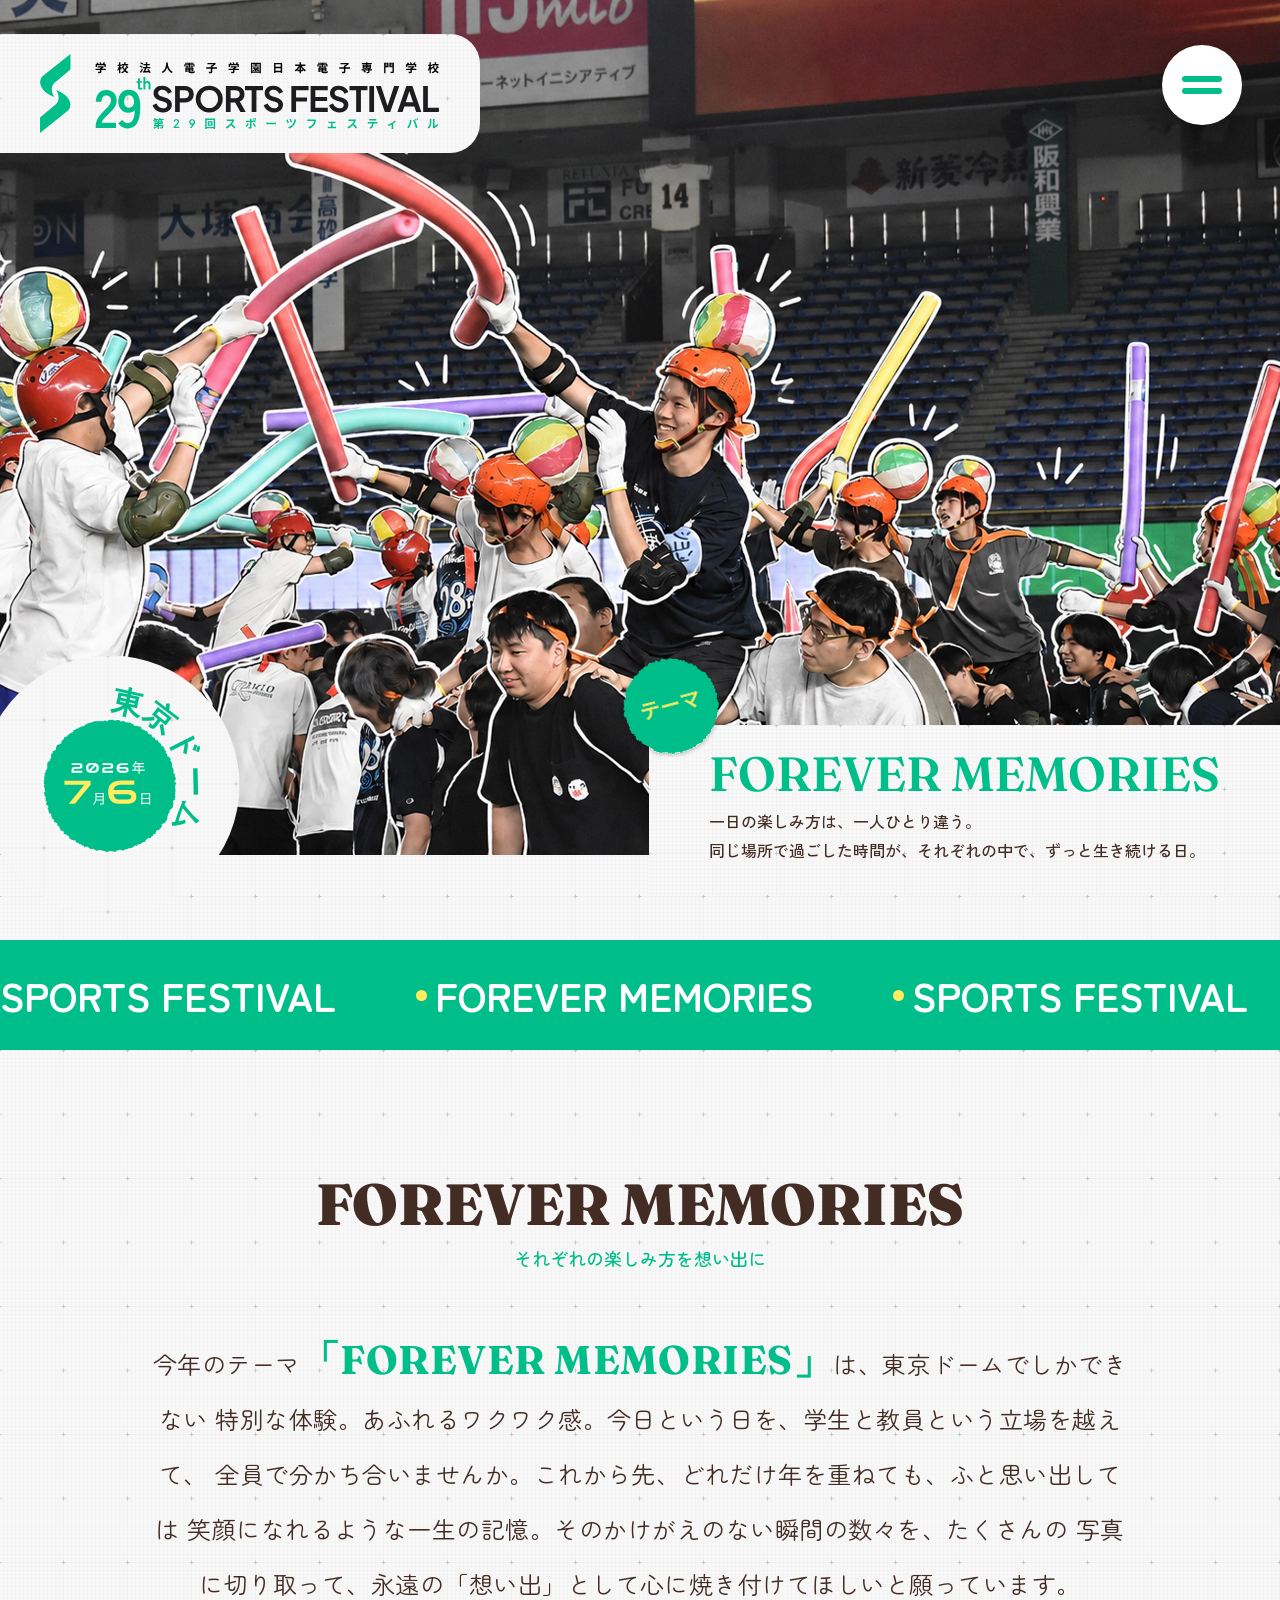
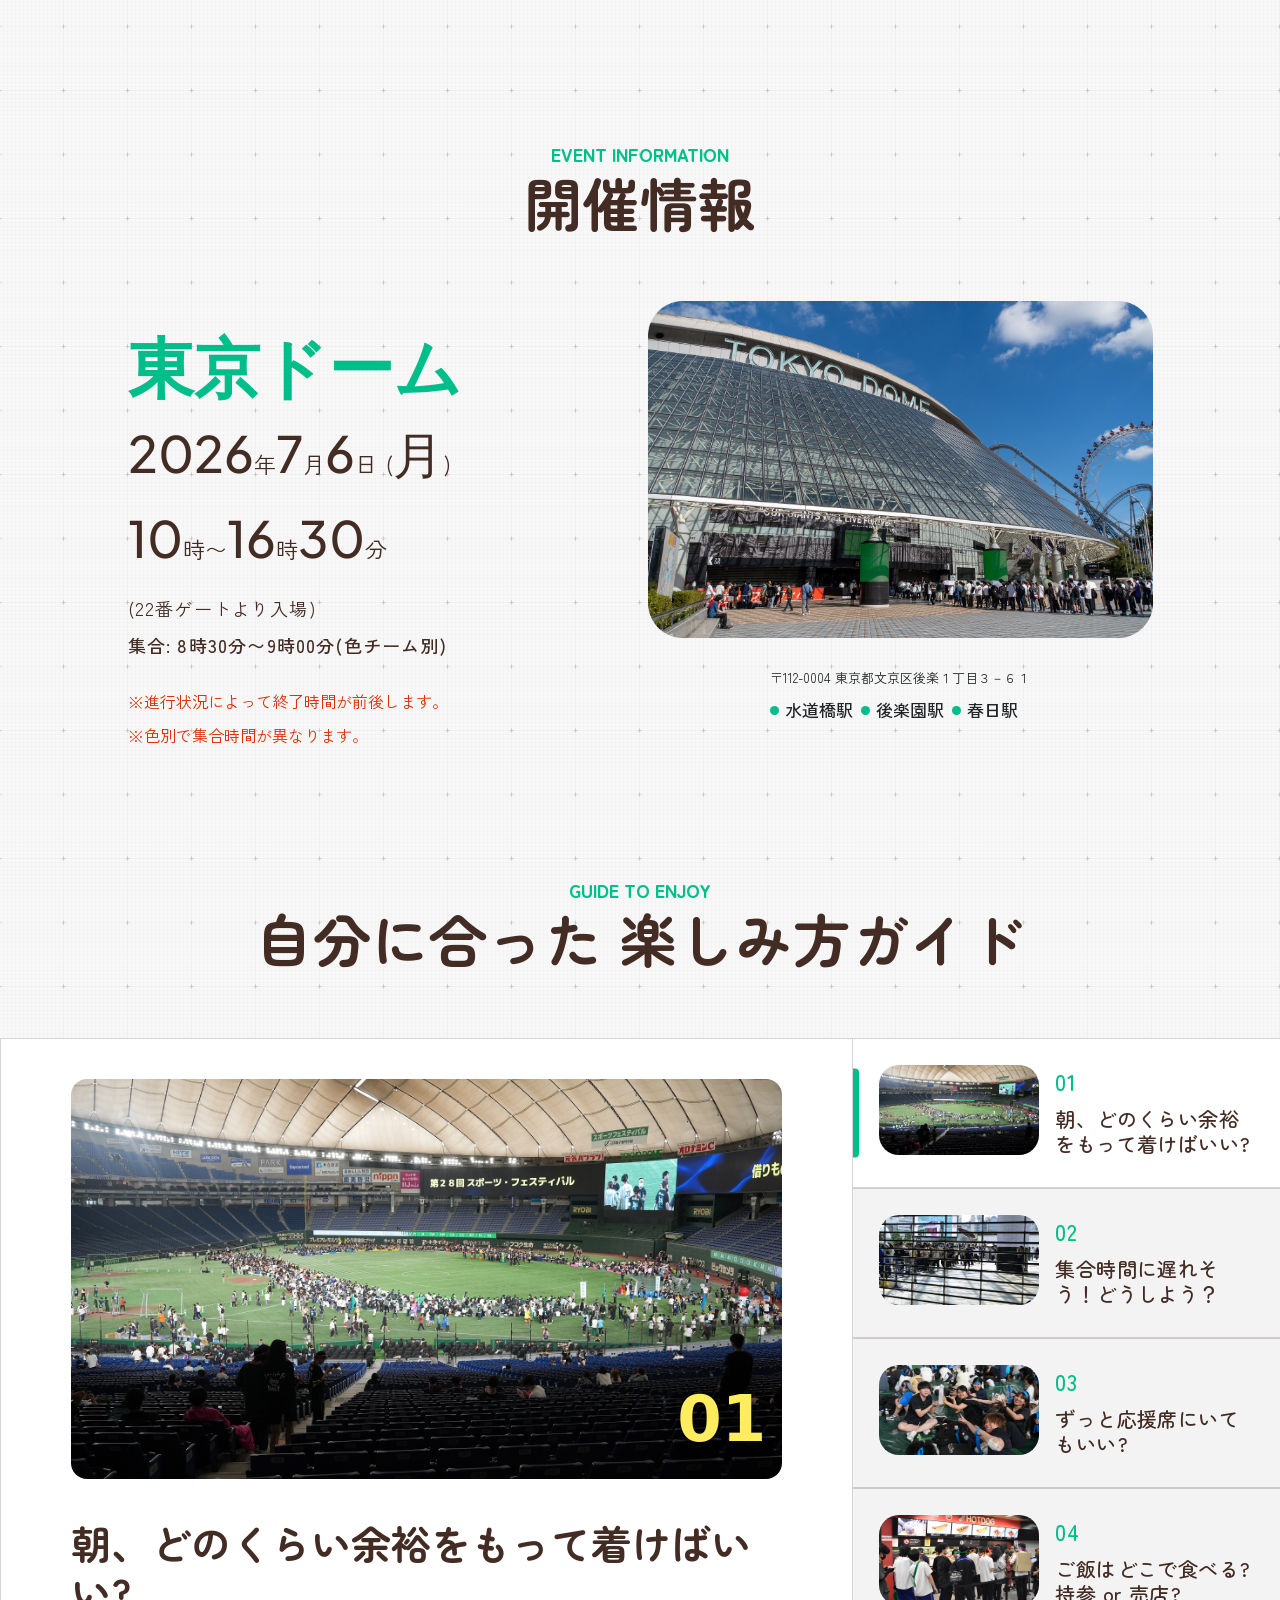
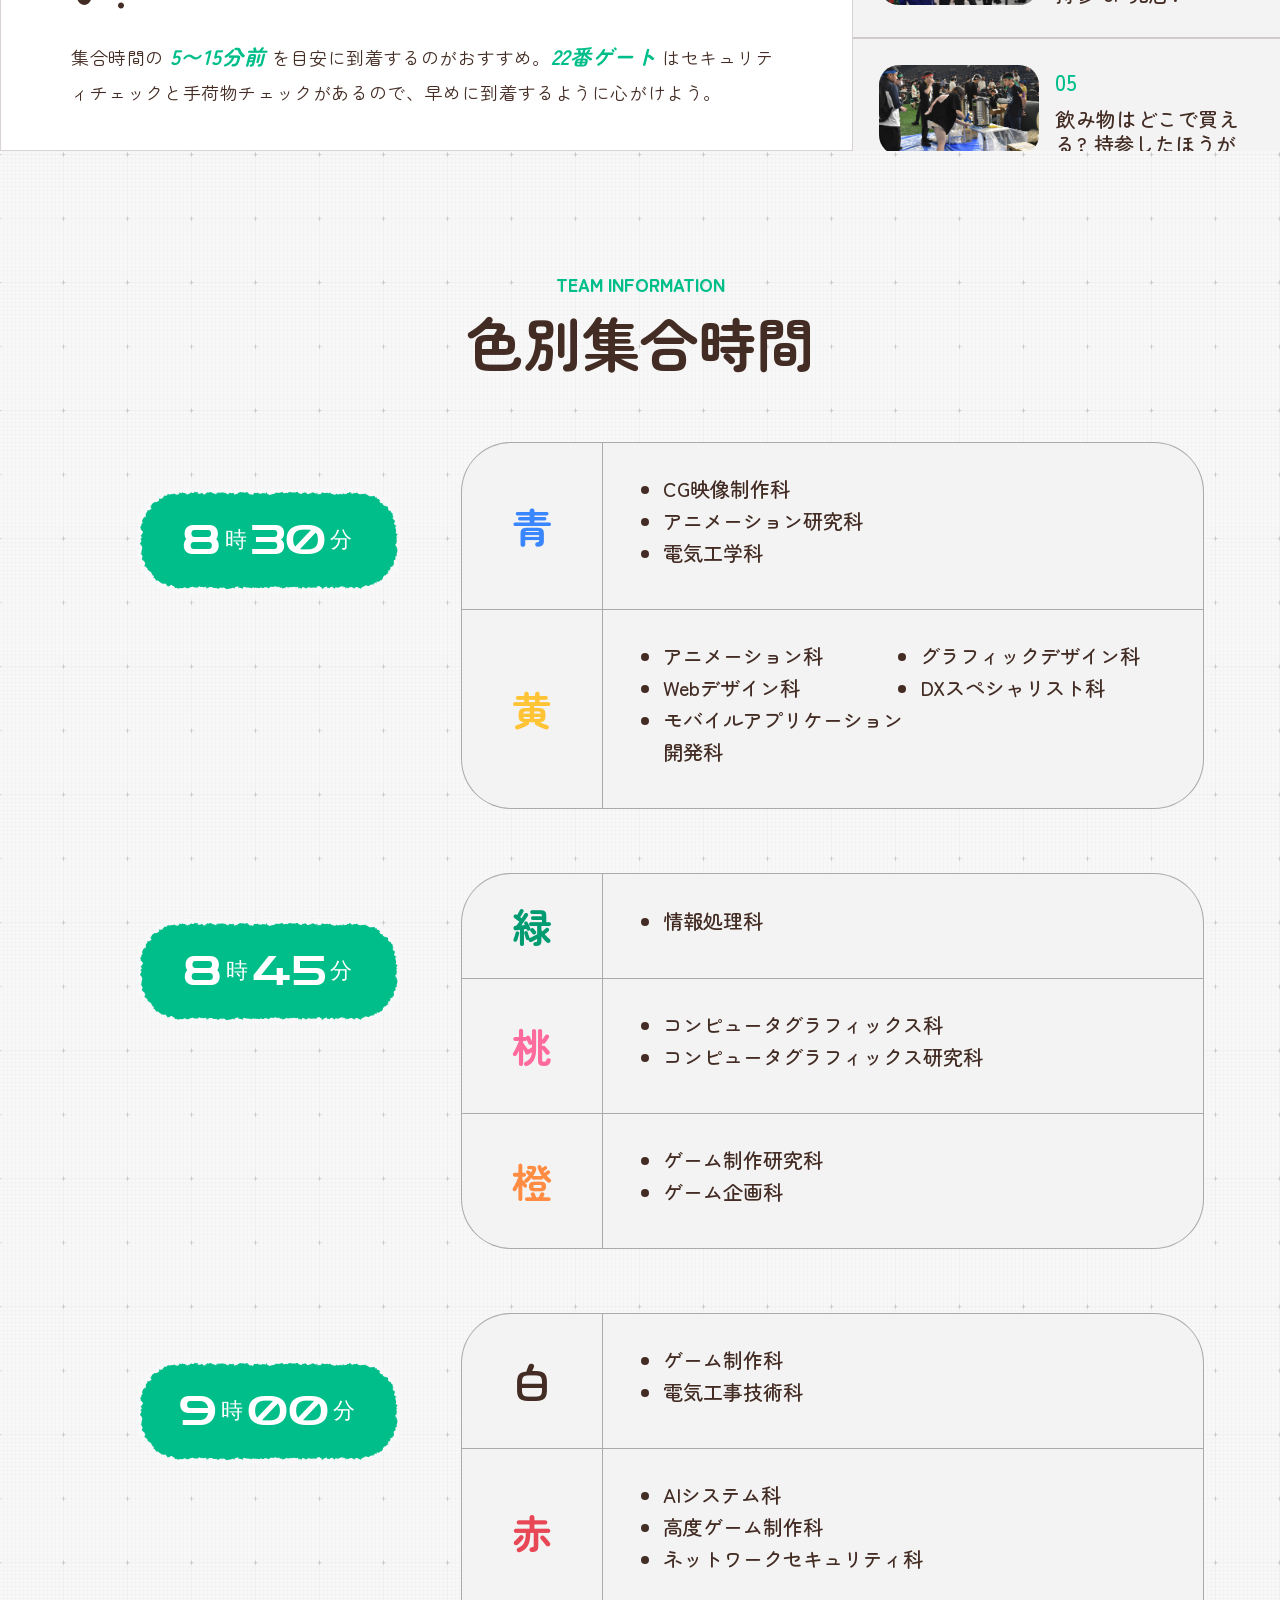
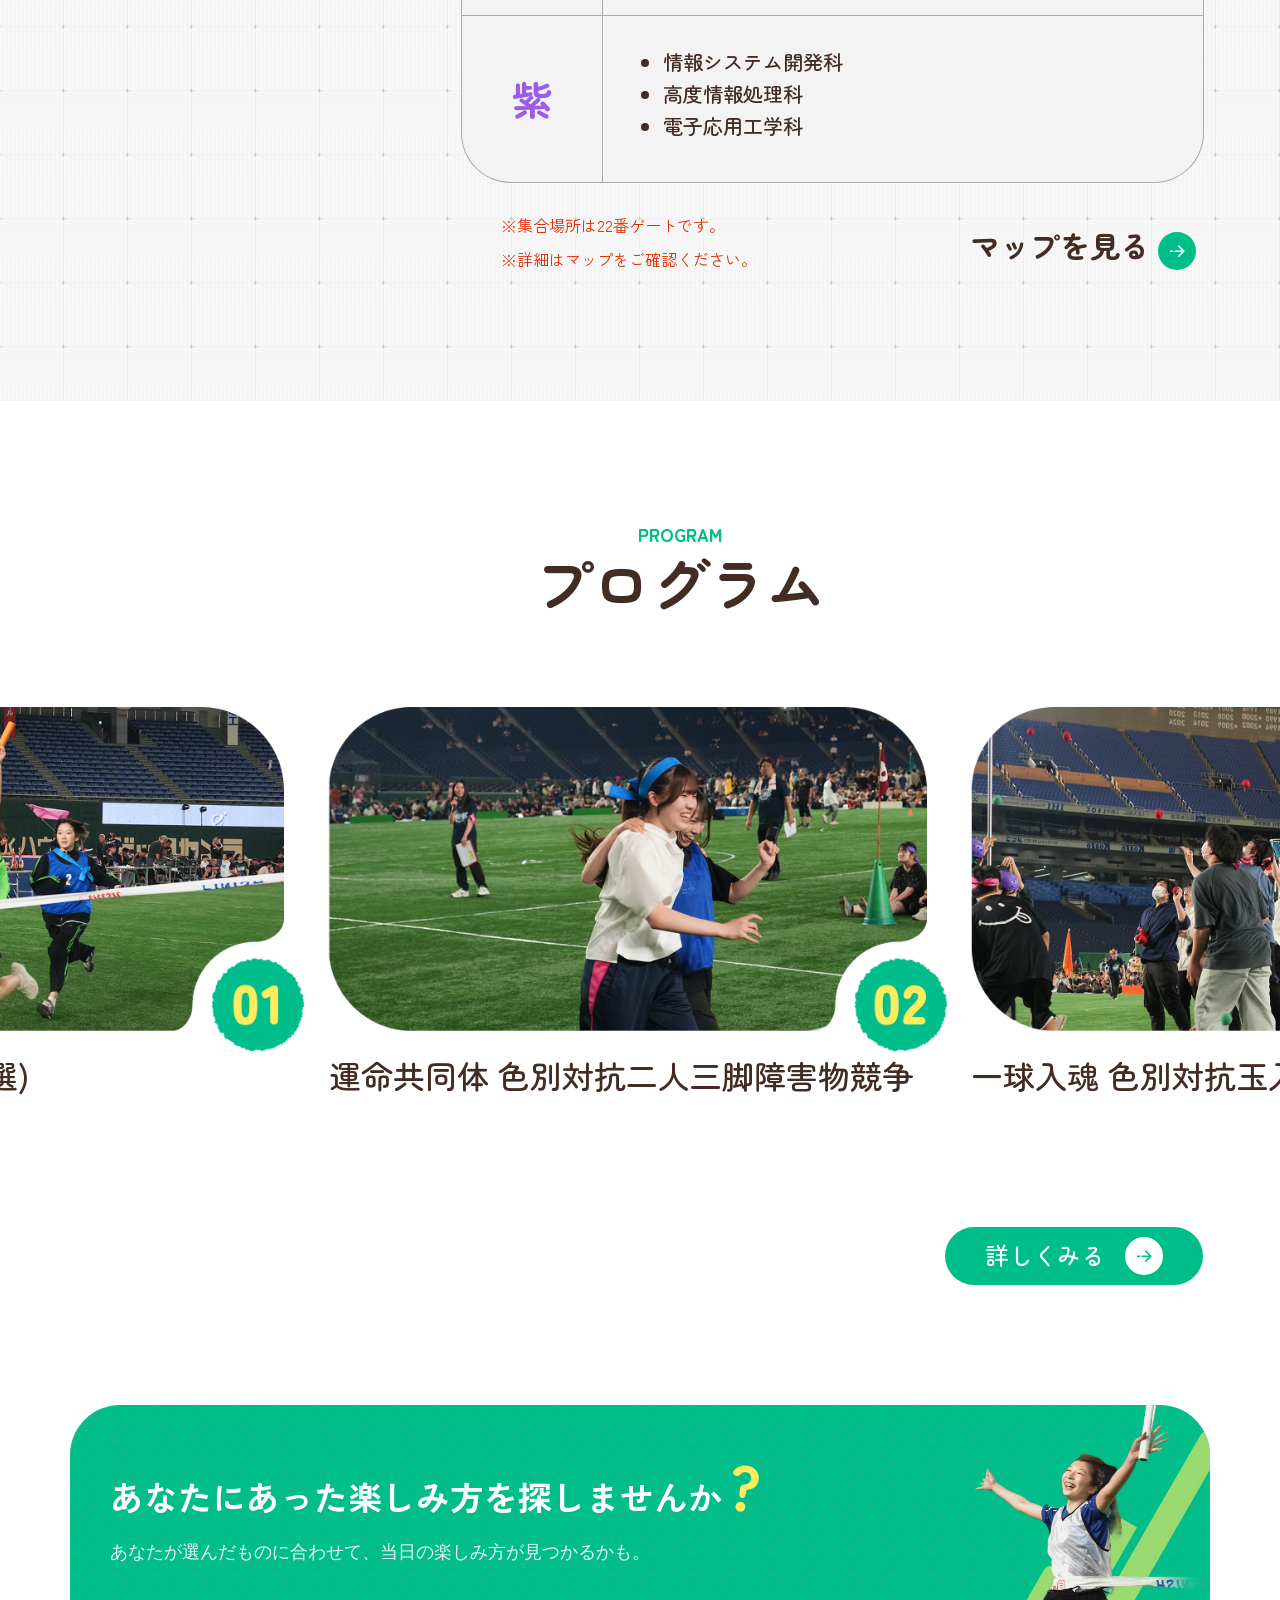
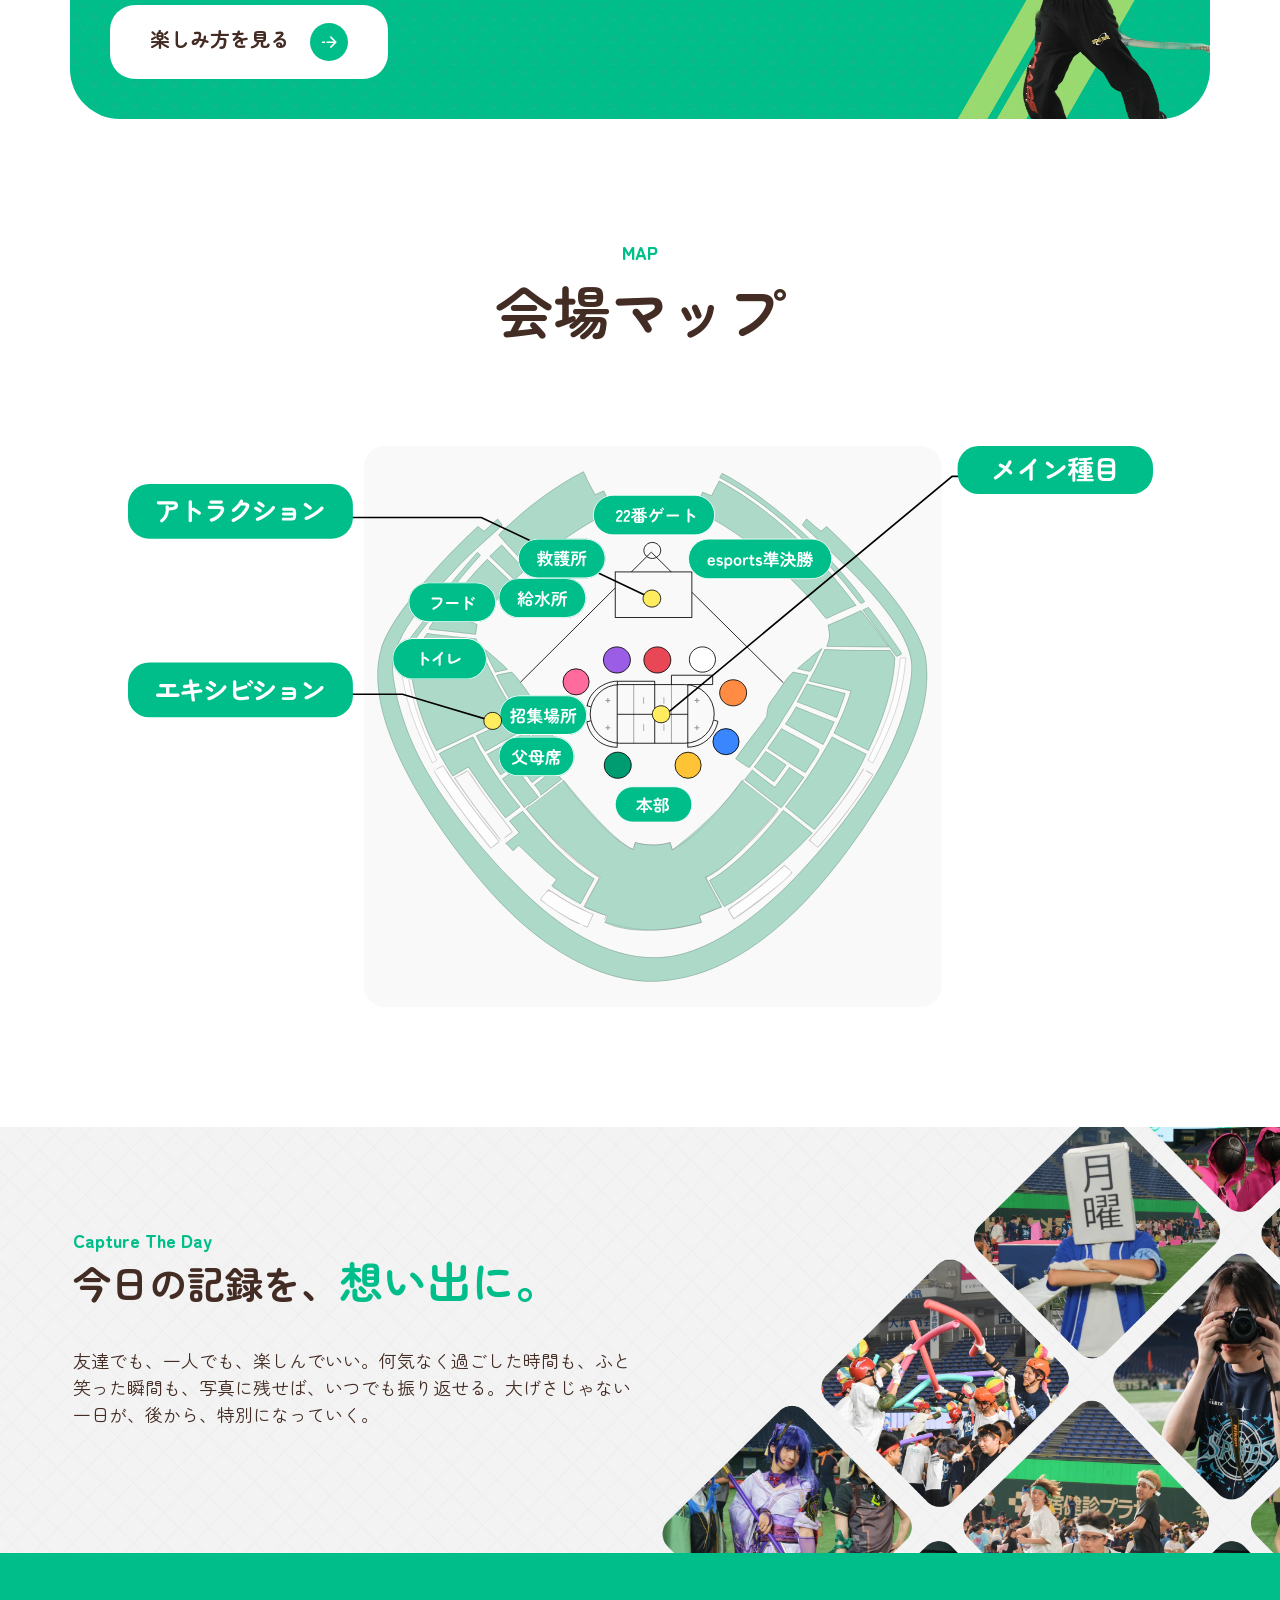
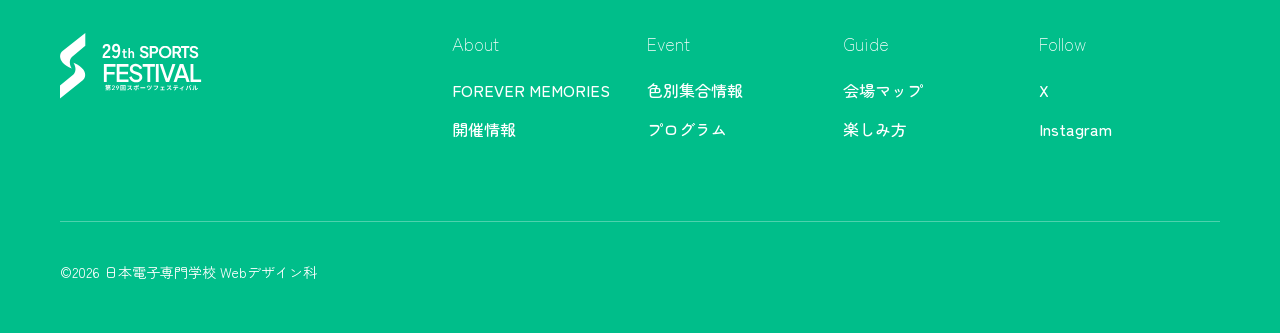
<file: index.html>
<!DOCTYPE html>
<html lang="ja">
<head>
    <meta charset="UTF-8">
    <meta name="viewport" content="width=device-width, initial-scale=1.0">
    <meta name="description" content="第29回日本電子専門学校スポーツフェスティバルは2026年7月6日(月)に東京ドームにて開催します。それぞれの楽しみ方を想い出に。">
    <meta property="og:title" content="第29回 スポーツフェスティバル 2026 | 日本電子専門学校">
    <meta property="og:description" content="第29回スポーツフェスティバル2026の公式サイト">
    <meta property="og:url" content="https://event.jec.ac.jp/spofes/">
    <meta property="og:type" content="website">
    <meta name="color-scheme" content="light only">
    <title>第29回 スポーツフェスティバル 2026 | 日本電子専門学校</title>
    <link rel="icon" type="image/png" href="./assets/images/icons/favIcon.svg">
    <link rel="stylesheet" href="https://cdn.jsdelivr.net/npm/bootstrap@5.3.8/dist/css/bootstrap.min.css">
	<link rel="stylesheet" href="https://unpkg.com/swiper/swiper-bundle.min.css">
    <link rel="stylesheet" href="./assets/css/index.css">
    <script src="./assets/js/script.js" defer></script>
    <script src="https://cdn.jsdelivr.net/npm/bootstrap@5.3.8/dist/js/bootstrap.bundle.min.js" defer></script>
	<script src="https://unpkg.com/swiper/swiper-bundle.min.js"></script>
    <script src="https://code.jquery.com/jquery-3.7.1.min.js"></script>
</head>
<body>  


    
    <header>
        <nav class="nav__menu" id="navMenu" aria-label="メインナビゲーション">
            <div class="nav__toggle">
                <button class="nav__hamburger" id="navHamburger" aria-label="ナビゲーション" aria-controls="navMenu" aria-expanded="false">
                    <div class="nav__hamburger-icon">
                        <span class="nav__hamburger-bar nav__hamburger-bar--1"></span>
                        <span class="nav__hamburger-bar nav__hamburger-bar--2"></span>
                    </div>
                </button>
            </div>
            <div class="nav__menu-inner">
                <div class="nav__row row">
                    <div class="nav__brand col-lg-5 col-md-12">
                        <a href="index.html" class="nav__brand-link">
                            <img src="assets/images/icons/nav-logo-pc.svg" alt="第29回スポーツフェスティバルロゴ" class="nav__logo-pc img-fluid">   
                            <img src="assets/images/icons/nav-logo-sp.svg" alt="第29回スポーツフェスティバルロゴ" class="nav__logo-sp img-fluid">   
                        </a>
                    </div>
                    <div class="nav__menu-content col-lg-7 col-md-12">
                        <div class="nav__groups row">
                            <div class="nav__group col-lg-4 col-md-12">
                                <h3 class="nav__group-title mb-0">About</h3>
                                <ul class="nav__list">
                                    <li class="nav__item"><a href="#" data-target="theme" class="nav__link">FOREVER MEMORIES</a></li>
                                    <li class="nav__item"><a href="#" data-target="event-info" class="nav__link">開催情報</a></li>
                                </ul>
                            </div>
                            <div class="nav__group col-lg-4 col-md-12">
                                <h3 class="nav__group-title mb-0">Event</h3>
                                <ul class="nav__list">
                                    <li class="nav__item"><a href="#" data-target="team-info" class="nav__link">色別集合情報</a></li>
                                    <li class="nav__item"><a href="#" data-target="program"class="nav__link">プログラム</a></li>
                                </ul>
                            </div>
                            <div class="nav__group col-lg-4 col-md-12">
                                <h3 class="nav__group-title mb-0">Guide</h3>
                                <ul class="nav__list">
                                    <li class="nav__item"><a href="#" data-target="map"  class="nav__link">会場マップ</a></li>
                                    <li class="nav__item"><a href="#" data-target="fun"  class="nav__link">楽しみ方</a></li>
                                </ul>
                            </div>
                        </div>
                    </div>
                </div>
            </div>
        </nav>
        
        <!-- MAIN VISUAL START -->
        <div class="mv-container">
            <div class="mv">
                <div class="mv-logo">
                    <a href="#" data-target="index.html">
                        <img src="./assets/images/icons/nav-logo-pc.svg" alt="第29回スポーツフェスティバルロゴ">
                    </a>
                </div>
                <div class="mv-logo-sp">
                    <a href="#" data-target="index.html">
                        <img src="./assets/images/icons/nav-logo-sp.svg" alt="第29回スポーツフェスティバルロゴ">
                    </a>
                </div>
                <div class="mv-bottom">
                    <div class="mv-bottom-text">
                        <div class="mv-theme-container">
                            <img src="./assets/images/icons/mv-theme.svg" alt="テーマの画像" class="mv-theme">
                        </div>
                        <h2>FOREVER MEMORIES</h2>
                        <p>一日の楽しみ方は、一人ひとり違う。<br>同じ場所で過ごした時間が、それぞれの中で、ずっと生き続ける日。</p>
                    </div>
                <div class="mv-date">
                    <div class="date-bg"></div>
                    <div class="badge">
                        <img src="./assets/images/icons/mv-date.svg" alt="日本電子専門学校第29回のスポーツフェスティバルの日程(2026年7月6日)">
                            <svg class="spinner" viewBox="0 0 320 320">
                                <defs>
                                <path id="loopPath" d="M 160 40 A 120 120 0 1 1 160 280 A 120 120 0 1 1 160 40" fill="none"/>
                                </defs>
                                <text>
                                <textPath href="#loopPath" startOffset="0%">東京ドーム</textPath>
                                </text>
                            </svg>
                    </div>
                </div>
                </div>
            </div>
        </div>
        <!-- MAIN VISUAL END -->

        <!-- MAQUEE START -->
        <div class="marquee">
            <div class="marquee__track">
                <span class="marquee__item">SPORTS FESTIVAL</span>
                <span class="marquee__dot"></span>
                <span class="marquee__item">FOREVER MEMORIES</span>
                <span class="marquee__dot"></span>
                <span class="marquee__item">SPORTS FESTIVAL</span>
                <span class="marquee__dot"></span>
                <span class="marquee__item">FOREVER MEMORIES</span>
                <span class="marquee__dot"></span>
            </div>
        </div>
        <!-- MAQUEE END -->
    </header>


    <main>
        <!-- pre-loader start -->
        <div class="loader">
            <img src="./assets/images/icons/loader.gif" alt="読み込み中" class="loader__gif">
        </div>
        <!-- pre-loader end -->
        <div class="content">
        </div>
        <div class="dotted__pattern">
        <!-- THEME SECTION START -->
        <section id="theme">
            <div class="container theme__inner">
                <h1 class="theme__title">
                    FOREVER MEMORIES
                </h1>
                <p class="theme__subtitle">
                    それぞれの楽しみ方を想い出に
                </p>
                <p class="theme__body">
                    今年のテーマ<strong>「FOREVER MEMORIES」</strong>は、東京ドームでしかできない
                    特別な体験。あふれるワクワク感。今日という日を、学生と教員という立場を越えて、
                    全員で分かち合いませんか。これから先、どれだけ年を重ねても、ふと思い出しては
                    笑顔になれるような一生の記憶。そのかけがえのない瞬間の数々を、たくさんの
                    写真に切り取って、永遠の「想い出」として心に焼き付けてほしいと願っています。
                </p>
            </div>
        </section>
        <!-- THEME SECTION END -->
        <!-- EVENT SECTION INFO START -->
        <section id="event-info">
            <div class="container event-info__inner">
                <div class="event-info__header">
                    <p class="event-info__label mb-0">EVENT INFORMATION</p>
                    <h2 class="event-info__title font-maru font-color ">開催情報</h2>
                </div>
                <div class="event__info-inner row">
                    <div class="col-md-6">
                        <div class="event-info__content">
                            <div class="event-info__details">
                                <h3 class="event-info__venue">東京ドーム</h3>
                                <div class="event-info__datetime">
                                    <p class="event-info__date font-maru font-color">2026<span class="event-info__sub-text">年</span>7<span class="event-info__sub-text">月</span>6<span class="event-info__sub-text">日</span> <span class="event-info__sub-text">(</span>月<span class="event-info__sub-text">)</span></p>
                                    <p class="event-info__time font-maru font-color">10<span class="event-info__sub-text">時</span><span class="event-info__sub-text">〜</span>16<span class="event-info__sub-text">時</span>30<span class="event-info__sub-text">分</span></p>
                                </div>
                                <div class="event-info__notes">
                                    <p class="event-info__note">(22番ゲートより入場)</p>
                                    <p class="event-info__note-sub-text">集合: 8時30分〜9時00分(色チーム別)</p>
                                </div>
                                <div class="event-info__cautions">
                                    <p class="event-info__caution">※進行状況によって終了時間が前後します。</p>
                                    <p class="event-info__caution">※色別で集合時間が異なります。</p>
                                </div>
                            </div>
                        </div>
                    </div>
                    <div class="col-md-6">
                        <div class="event-info__image-wrap">
                            <img class="event-info__image" src="./assets/images/map/tokyo-dome.webp" alt="東京ドーム">
                                <div class="event-info__address">
                                    <p class="event-info__address-text">〒112-0004 東京都文京区後楽１丁目３－６１</p>
                                    <div class="event-info__stations">
                                        <div class="event-info__station">
                                            <div class="event-info__station-dot"></div>水道橋駅
                                        </div>
                                        <div class="event-info__station">
                                            <div class="event-info__station-dot"></div>後楽園駅
                                        </div>
                                        <div class="event-info__station">
                                            <div class="event-info__station-dot"></div>春日駅
                                        </div>
                                    </div>
                                </div>
                        </div>
                    </div>
                </div>
            </div>
        </section>
        <!-- EVENT SECTION INFO END -->
        <!-- GUIDE SECTION START -->
        <section id="guide">
            <div class="guide__header">
                <p class="guide__label mb-0">GUIDE TO ENJOY</p>
                <h2 class="guide__title font-maru font-color">自分に合った <span class="header-block">楽しみ方ガイド</span></h2>
            </div>
            <div class="container-fluid guide__content">
                <div class="row">
                    <div class="col-lg-8 col-md-6 guide__main-content guide__content-left d-none d-lg-block" id="guideMainContent">
                        <div class="guide__content-image-wrap">
                            <img src="./assets/images/venues/tokyo-dome-gate.webp" alt="２８回のスポーツフェスティバルの東京ドームの雰囲気">
                            <div class="guide__main-num" id="guideMainNum">01</div>
                        </div>
                        <h3 class="guide__main-title" id="guideMainTitle">朝、どのくらい余裕をもって着けばいい?</h3>
                        <p class="guide__main-body mb-0" id="guideMainBody">集合時間の <span class="fun-highlight">5〜15分前 </span> を目安に到着するのがおすすめ。<span class="fun-highlight">22番ゲート</span> はセキュリティチェックと手荷物チェックがあるので、早めに到着するように心がけよう。</p>
                    </div>
                    <div class="col-lg-4 col-md-6 d-none d-lg-block">
                        <div class="row guide__sub-content-wrapper">
                            <div class="col-12 guide__sub-content active">
                                <div class="guide__sub-content-image-wrap">
                                    <img src="./assets/images/venues/tokyo-dome-gate.webp" alt="２８回のスポーツフェスティバルの東京ドームの雰囲気">
                                </div>
                                <div class="guide__sub-content-info">
                                    <div class="guide__sub-num">01</div>
                                    <h3 class="guide__sub-title">朝、どのくらい余裕をもって着けばいい?</h3>
                                </div>
                            </div>
                            <div class="col-12 guide__sub-content">
                                <div class="guide__sub-content-image-wrap">
                                    <img src="./assets/images/venues/tokyo-dome-entrance.webp" alt="２８回のスポーツフェスティバルの東京ドームの雰囲気">
                                </div>
                                <div class="guide__sub-content-info">
                                    <div class="guide__sub-num">02</div>
                                    <h3 class="guide__sub-title">集合時間に遅れそう！どうしよう？</h3>
                                </div>
                            </div>
                            <div class="col-12 guide__sub-content">
                                <div class="guide__sub-content-image-wrap">
                                    <img src="./assets/images/venues/tokyo-dome-stands.webp" alt="２８回のスポーツフェスティバルの東京ドームの雰囲気">
                                </div>
                                <div class="guide__sub-content-info">
                                    <div class="guide__sub-num">03</div>
                                    <h3 class="guide__sub-title">ずっと応援席にいてもいい?</h3>
                                </div>
                            </div>
                            <div class="col-12 guide__sub-content">
                                <div class="guide__sub-content-image-wrap">
                                    <img src="./assets/images/venues/tokyo-dome-store.webp" alt="２８回のスポーツフェスティバルの東京ドームの雰囲気">
                                </div>
                                <div class="guide__sub-content-info">
                                    <div class="guide__sub-num">04</div>
                                    <h3 class="guide__sub-title">ご飯はどこで食べる? 持参 or 売店?</h3>
                                </div>
                            </div>
                            <div class="col-12 guide__sub-content">
                                <div class="guide__sub-content-image-wrap">
                                    <img src="./assets/images/venues/tokyo-dome-drinks.webp" alt="２８回のスポーツフェスティバルの東京ドームの雰囲気">
                                </div>
                                <div class="guide__sub-content-info">
                                    <div class="guide__sub-num">05</div>
                                    <h3 class="guide__sub-title">飲み物はどこで買える? 持参したほうがいい?</h3>
                                </div>
                            </div>
                            <div class="col-12 guide__sub-content">
                                <div class="guide__sub-content-image-wrap">
                                    <img src="./assets/images/venues/tokyo-dome-seats.webp" alt="２８回のスポーツフェスティバルの東京ドームの雰囲気">
                                </div>
                                <div class="guide__sub-content-info">
                                    <div class="guide__sub-num">06</div>
                                    <h3 class="guide__sub-title">静かに過ごすのも、ありですか?</h3>
                                </div>
                            </div>
                            <div class="col-12 guide__sub-content">
                                <div class="guide__sub-content-image-wrap">
                                    <img src="./assets/images/venues/tokyo-dome-quiz.webp" alt="２８回のスポーツフェスティバルの東京ドームの雰囲気">
                                </div>
                                <div class="guide__sub-content-info">
                                    <div class="guide__sub-num">07</div>
                                    <h3 class="guide__sub-title">動かなくても楽しめる種目はある?</h3>
                                </div>
                            </div>
                            <div class="col-12 guide__sub-content">
                                <div class="guide__sub-content-image-wrap">
                                    <img src="./assets/images/venues/tokyo-dome-rules.webp" alt="２８回のスポーツフェスティバルの東京ドームの雰囲気">
                                </div>
                                <div class="guide__sub-content-info">
                                    <div class="guide__sub-num">08</div>
                                    <h3 class="guide__sub-title">入っちゃいけない場所や、注意点ってある?</h3>
                                </div>
                            </div>
                        </div>
                    </div>
                    <div class="col-12 d-lg-none">
                        <div class="accordion accordion-guide" id="guideAccordion">
                            <div class="accordion-item">
                                <h3 class="accordion-header">
                                    <button class="accordion-button" type="button" data-bs-toggle="collapse" data-bs-target="#guideAcc1" aria-expanded="true">
                                        <img src="./assets/images/venues/tokyo-dome-gate.webp" alt="">
                                        <div class="accordion-button-text">
                                            <div class="accordion-button-text-top"><span class="guide__sub-num">01</span><span class="accordion-custom-icon"></span></div>
                                            <p class="guide__sub-title mb-0">朝、どのくらい余裕をもって着けばいい?</p>
                                        </div>
                                    </button>
                                </h3>
                                <div id="guideAcc1" class="accordion-collapse collapse show" data-bs-parent="#guideAccordion">
                                    <div class="accordion-body">
                                        <p class="mb-0">集合時間の<span class="fun-highlight">5〜15分前 </span>を目安に到着するのがおすすめ。<span class="fun-highlight">22番ゲート</span> はセキュリティチェックと手荷物チェックがあるので、早めに到着するように心がけよう。</p>
                                    </div>
                                </div>
                            </div>
                            <div class="accordion-item">
                                <h3 class="accordion-header">
                                    <button class="accordion-button collapsed" type="button" data-bs-toggle="collapse" data-bs-target="#guideAcc2" aria-expanded="false">
                                        <img src="./assets/images/venues/tokyo-dome-entrance.webp" alt="">
                                        <div class="accordion-button-text">
                                            <div class="accordion-button-text-top"><span class="guide__sub-num">02</span><span class="accordion-custom-icon"></span></div>
                                            <p class="guide__sub-title mb-0">集合時間に遅れそう！どうしよう？</p>
                                        </div>
                                    </button>
                                </h3>
                                <div id="guideAcc2" class="accordion-collapse collapse" data-bs-parent="#guideAccordion">
                                    <div class="accordion-body">
                                        <p class="mb-0">時間に間に合わないと感じたときは、<span class="fun-highlight">まず担任の先生に連絡</span> しよう。東京ドームに到着したら、<span class="fun-highlight">22番ゲート</span> に向かえば大丈夫。 でも、スポーツフェスティバルを存分に楽しむには遅れずに到着することも重要。時間にはくれぐれも余裕をもって。</p>
                                    </div>
                                </div>
                            </div>
                            <div class="accordion-item">
                                <h3 class="accordion-header">
                                    <button class="accordion-button collapsed" type="button" data-bs-toggle="collapse" data-bs-target="#guideAcc3" aria-expanded="false">
                                        <img src="./assets/images/venues/tokyo-dome-stands.webp" alt="">
                                        <div class="accordion-button-text">
                                            <div class="accordion-button-text-top"><span class="guide__sub-num">03</span><span class="accordion-custom-icon"></span></div>
                                            <p class="guide__sub-title mb-0">ずっと応援席にいてもいい?</p>
                                        </div>
                                    </button>
                                </h3>
                                <div id="guideAcc3" class="accordion-collapse collapse" data-bs-parent="#guideAccordion">
                                    <div class="accordion-body">
                                        <p class="mb-0">もちろん大丈夫。自分のクラス座席で過ごし続けても、自由に移動しても、<span class="fun-highlight">どちらでも自分のペース  </span> で楽しめます。</p>
                                    </div>
                                </div>
                            </div>
                            <div class="accordion-item">
                                <h3 class="accordion-header">
                                    <button class="accordion-button collapsed" type="button" data-bs-toggle="collapse" data-bs-target="#guideAcc4" aria-expanded="false">
                                        <img src="./assets/images/venues/tokyo-dome-store.webp" alt="">
                                        <div class="accordion-button-text">
                                            <div class="accordion-button-text-top"><span class="guide__sub-num">04</span><span class="accordion-custom-icon"></span></div>
                                            <p class="guide__sub-title mb-0">ご飯はどこで食べる? 持参 or 売店?</p>
                                        </div>
                                    </button>
                                </h3>
                                <div id="guideAcc4" class="accordion-collapse collapse" data-bs-parent="#guideAccordion">
                                    <div class="accordion-body">
                                        <p class="mb-0">持ち込んだ飲食物は養生シート上の指定エリアのみ可能です。昼食は事前に持参するのがおすすめ。当日は会場外への一時外出ができません。会場内に売店もありますが、<span class="fun-highlight">軽食1店舗のみ</span> で数に限りがあるため、自宅近辺で準備してくると安心です。</p>
                                    </div>
                                </div>
                            </div>
                            <div class="accordion-item">
                                <h3 class="accordion-header">
                                    <button class="accordion-button collapsed" type="button" data-bs-toggle="collapse" data-bs-target="#guideAcc5" aria-expanded="false">
                                        <img src="./assets/images/venues/tokyo-dome-drinks.webp" alt="">
                                        <div class="accordion-button-text">
                                            <div class="accordion-button-text-top"><span class="guide__sub-num">05</span><span class="accordion-custom-icon"></span></div>
                                            <p class="guide__sub-title mb-0">飲み物はどこで買える? 持参したほうがいい?</p>
                                        </div>
                                    </button>
                                </h3>
                                <div id="guideAcc5" class="accordion-collapse collapse" data-bs-parent="#guideAccordion">
                                    <div class="accordion-body">
                                        <p class="mb-0">会場内に <span class="fun-highlight">給水所</span> が設置されています。自分のペットボトルや水筒を持ち込むこともOK <span class="fun-highlight">(ビン・缶はNG)</span> 。心配なら、朝のうちに用意しておこう。</p>
                                    </div>
                                </div>
                            </div>
                            <div class="accordion-item">
                                <h3 class="accordion-header">
                                    <button class="accordion-button collapsed" type="button" data-bs-toggle="collapse" data-bs-target="#guideAcc6" aria-expanded="false">
                                        <img src="./assets/images/venues/tokyo-dome-seats.webp" alt="">
                                        <div class="accordion-button-text">
                                            <div class="accordion-button-text-top"><span class="guide__sub-num">06</span><span class="accordion-custom-icon"></span></div>
                                            <p class="guide__sub-title mb-0">静かに過ごすのも、ありですか?</p>
                                        </div>
                                    </button>
                                </h3>
                                <div id="guideAcc6" class="accordion-collapse collapse" data-bs-parent="#guideAccordion">
                                    <div class="accordion-body">
                                        <p class="mb-0"> <span class="fun-highlight">ぜんぜん、ありです</span>。応援を全力でする人もいれば、静かにスタンドから見ている人もいる。どちらも、<span class="fun-highlight">その人なりのスポフェスの楽しみ方</span> です。</p>
                                    </div>
                                </div>
                            </div>
                            <div class="accordion-item">
                                <h3 class="accordion-header">
                                    <button class="accordion-button collapsed" type="button" data-bs-toggle="collapse" data-bs-target="#guideAcc7" aria-expanded="false">
                                        <img src="./assets/images/venues/tokyo-dome-quiz.webp" alt="">
                                        <div class="accordion-button-text">
                                            <div class="accordion-button-text-top"><span class="guide__sub-num">07</span><span class="accordion-custom-icon"></span></div>
                                            <p class="guide__sub-title mb-0">動かなくても楽しめる種目はある?</p>
                                        </div>
                                    </button>
                                </h3>
                                <div id="guideAcc7" class="accordion-collapse collapse" data-bs-parent="#guideAccordion">
                                    <div class="accordion-body">
                                        <p class="mb-0">あります。<span class="fun-highlight">電子学園ウルトラクイズ、応援団長は君だ!、謎解き</span> など、運動量を気にせず参加できる種目が用意されています。</p>
                                    </div>
                                </div>
                            </div>
                            <div class="accordion-item">
                                <h3 class="accordion-header">
                                    <button class="accordion-button collapsed" type="button" data-bs-toggle="collapse" data-bs-target="#guideAcc8" aria-expanded="false">
                                        <img src="./assets/images/venues/tokyo-dome-rules.webp" alt="">
                                        <div class="accordion-button-text">
                                            <div class="accordion-button-text-top"><span class="guide__sub-num">08</span><span class="accordion-custom-icon"></span></div>
                                            <p class="guide__sub-title mb-0">入っちゃいけない場所や、注意点ってある?</p>
                                        </div>
                                    </button>
                                </h3>
                                <div id="guideAcc8" class="accordion-collapse collapse" data-bs-parent="#guideAccordion">
                                    <div class="accordion-body">
                                        <p class="mb-0">立ち入っていい場所は、22番ゲートから1塁側1階内野席スタンドとその周辺、トイレ、グランドのみです。標識や警備の先生の指示には必ず従おう。<span class="fun-highlight">アクセサリーやスパイクシューズは禁止 、貴重品は各自管理</span>。何かあれば「本部」まで声をかけてください。</p>
                                    </div>
                                </div>
                            </div>
                        </div>
                    </div>
                </div>
            </div>
        </section>
        <!-- GUIDE SECTION END-->
        <!-- TEAM INFO SECTION SECTION START-->
        <section id="team-info">
            <div class="team-info__header">
                <p class="team-info__label">TEAM INFORMATION</p>
                <h2 class="team-info__title font-maru font-color ">色別集合時間</h2>
            </div>
            <div class="team-info__content">
                <div class="team-info__time">
                    <p class="team-info__time-text-sp">8<span class="team-jp-span">時</span>30<span class="team-jp-span">分</span></p>
                    <p class="team-info__time-text">8<span class="team-jp-span">時</span>30<span class="team-jp-span">分</span></p>
                </div>
                <div class="team-info__teams">
                    <table class="team-info__table">
                        <tr>
                            <td class="team-color team-blue">青</td>
                            <td class="team-department">
                            <ul>
                                <div class="row">
                                    <div class="col-lg-12"><li>CG映像制作科</li></div>
                                    <div class="col-lg-12"><li>アニメーション研究科</li></div>
                                    <div class="col-lg-12"><li>電気工学科</li></div>
                                </div>
                            </ul>
                            </td>
                        </tr>
                        <tr>
                            <td class="team-color team-yellow">黄</td>
                            <td class="team-department">
                                <ul>
                                    <div class="row">
                                        <div class="col-lg-6 col-md-6 col-sm-6"><li>アニメーション科</li></div>
                                        <div class="col-lg-6 col-md-6 col-sm-6"><li>グラフィックデザイン科</li></div>
                                        <div class="col-lg-6 col-md-6 col-sm-6"><li>Webデザイン科</li></div>
                                        <div class="col-lg-6 col-md-6 col-sm-6"><li>DXスペシャリスト科</li></div>
                                        <div class="col-lg-6 col-md-6 col-sm-6"><li>モバイルアプリケーション開発科</li></div>
                                    </div>
                                </ul>
                            </td>
                        </tr>
                    </table>
                </div>
            </div>
            <div class="team-info__content">
                <div class="team-info__time">
                    <p class="team-info__time-text-sp">8<span class="team-jp-span">時</span>45<span class="team-jp-span">分</span></p>
                    <p class="team-info__time-text">8<span class="team-jp-span">時</span>45<span class="team-jp-span">分</span></p>
                </div>
                <div class="team-info__teams">
                    <table class="team-info__table">
                        <tr>
                            <td class="team-color team-green">緑</td>
                            <td class="team-department">
                                <ul>
                                    <div class="row">
                                        <div class="col-lg-12"><li>情報処理科</li></div>
                                    </div>
                                </ul>
                            </td>
                        </tr>
                        <tr>
                            <td class="team-color team-peach">桃</td>
                            <td class="team-department">
                                <ul>
                                    <div class="row">
                                        <div class="col-lg-12"><li>コンピュータグラフィックス科</li></div>
                                        <div class="col-lg-12"><li>コンピュータグラフィックス研究科</li></div>
                                    </div>
                                </ul>
                            </td>
                        </tr>
                        <tr>
                            <td class="team-color team-orange">橙</td>
                            <td class="team-department">
                                <ul>
                                    <div class="row">
                                        <div class="col-lg-12"><li>ゲーム制作研究科</li></div>
                                        <div class="col-lg-12"><li>ゲーム企画科</li></div>
                                    </div>
                                </ul>
                            </td>
                        </tr>
                    </table>
                </div>
            </div>
            <div class="team-info__content">
                <div class="team-info__time">
                    <p class="team-info__time-text-sp">9<span class="team-jp-span">時</span>00 <span class="team-jp-span">分</span></p>
                    <p class="team-info__time-text">9<span class="team-jp-span">時</span>00 <span class="team-jp-span">分</span></p>
                </div>
                <div class="team-info__teams">
                    <table class="team-info__table">
                        <tr>
                            <td class="team-color team-white">白</td>
                            <td class="team-department">
                                <ul>
                                    <div class="row">
                                        <div class="col-lg-12"><li>ゲーム制作科</li></div>
                                        <div class="col-lg-12"><li>電気工事技術科</li></div>
                                    </div>
                                </ul>
                            </td>
                        </tr>
                        <tr>
                            <td class="team-color team-red">赤</td>
                            <td class="team-department">
                                <ul>
                                    <div class="row">
                                        <div class="col-lg-12"><li>AIシステム科</li></div>
                                        <div class="col-lg-12"><li>高度ゲーム制作科</li></div>
                                        <div class="col-lg-12"><li>ネットワークセキュリティ科</li></div>
                                    </div>
                                </ul>
                            </td>
                        </tr>
                        <tr>
                            <td class="team-color team-purple">紫</td>
                            <td class="team-department">
                                <ul>
                                    <div class="row">
                                        <div class="col-lg-12"><li>情報システム開発科</li></div>
                                        <div class="col-lg-12"><li>高度情報処理科</li></div>
                                        <div class="col-lg-12"><li>電子応用工学科</li></div>
                                    </div>
                                </ul>
                            </td>
                        </tr>
                    </table>
                    <div class="team__caution-and-tomap">
                        <div class="team__caution">
                            <p class="team__caution-text">※集合場所は22番ゲートです。</p>
                            <p class="team__caution-text">※詳細はマップをご確認ください。</p>
                        </div>
                        <div class="team__to-map">
                            <a href="#" data-target="map" class="team__to-map-link">マップを見る
                                <img src="./assets/images/icons/right-arrow.svg" alt="マップにを見るアイコン" class="img-fluid team__to-map-icon">
                            </a>
                        </div>
                    </div>
                </div>
            </div>
        </section>
        <!-- TEAM INFO SECTION SECTION END-->
        </div>
        <!-- PROGRAM SECTION START -->
        <section id="program">
            <div class="container-fluid">
                <div class="program__header">
                    <p class="program__label mb-0">PROGRAM</p>
                    <h2 class="program__title ">プログラム</h2>
                </div>
                <div class="swiper-container">
                    <div class="swiper-wrapper">
                        <div class="swiper-slide">
                            <div class="program__card">
                                <div class="program__card-image-wrap">
                                    <img src="assets/images/competitions/rire.webp" alt="クラス対抗リレー(予選)" class="program__card-image">
                                </div>
                                <h2 class="program__card-title">クラス対抗リレー(予選)</h2>                      
                            </div>
                        </div>	     	     
                        <div class="swiper-slide">
                            <div class="program__card">
                                <div class="program__card-image-wrap">
                                    <img src="assets/images/competitions/unmei.webp" alt="運命共同体:二人三脚障害物競争" class="program__card-image">
                                </div>
                                <h2 class="program__card-title">運命共同体 色別対抗二人三脚障害物競争</h2>
                            </div>
                        </div>	     	     
                        <div class="swiper-slide">
                            <div class="program__card">
                                <div class="program__card-image-wrap">
                                    <img src="assets/images/competitions/tamai.webp" alt="一球入魂：色別対抗玉入れ" class="program__card-image">
                                </div>
                                <h2 class="program__card-title">一球入魂  色別対抗玉入れ</h2>
                            </div>
                        </div>	     	     
                        <div class="swiper-slide">
                            <div class="program__card">
                                <div class="program__card-image-wrap">
                                    <img src="assets/images/competitions/saba.webp" alt="サバイバルハント色別対抗" class="program__card-image">
                                </div>
                                <h2 class="program__card-title">サバイバルハント 色別対抗スティック鬼ごっこ</h2>
                            </div>
                        </div>	     	     
                        <div class="swiper-slide">
                            <div class="program__card">
                                <div class="program__card-image-wrap">
                                    <img src="assets/images/competitions/rire-semi.webp" alt="クラス対抗リレー(準決勝)" class="program__card-image">
                                </div>
                                <h2 class="program__card-title">クラス対抗リレー(準決勝)</h2>
                            </div>
                        </div>	     	     
                        <div class="swiper-slide">
                            <div class="program__card">
                                <div class="program__card-image-wrap">
                                    <img src="assets/images/competitions/daruma.webp" alt="だるま神輿色別対抗だるま運びリレー" class="program__card-image">
                                </div>
                                <h2 class="program__card-title">だるま神輿 色別対抗だるま運びリレー</h2>
                            </div>
                        </div>	     	          	     
                        <div class="swiper-slide">
                            <div class="program__card">
                                <div class="program__card-image-wrap">
                                    <img src="assets/images/competitions/tamaire-teacher.webp" alt="借りもの競争(教員参加種目)" class="program__card-image">
                                </div>
                                <h2 class="program__card-title">玉入れ(教員参加種目)</h2>
                            </div>
                        </div>	     	     
                        <div class="swiper-slide">
                            <div class="program__card">
                                <div class="program__card-image-wrap">
                                    <img src="assets/images/competitions/oodama.webp" alt="玉げた色別対抗大玉運び" class="program__card-image">
                                </div>
                                <h2 class="program__card-title">玉げた 色別対抗大玉運び</h2>
                            </div>
                        </div>	     	     
                        <div class="swiper-slide">
                            <div class="program__card">
                                <div class="program__card-image-wrap">
                                    <img src="assets/images/competitions/kiba.webp" alt="THE 決戦! ! 色別対抗騎馬戦" class="program__card-image">
                                </div>
                                <h2 class="program__card-title">THE 決戦！！ 色別対抗騎馬戦</h2>
                            </div>
                        </div>	     	     
                        <div class="swiper-slide">
                            <div class="program__card">
                                <div class="program__card-image-wrap">
                                    <img src="assets/images/competitions/espo.webp" alt="Top of fighters Esports 決勝戦" class="program__card-image">
                                </div>
                                <h2 class="program__card-title">Top of fighters esports 決勝戦</h2>
                            </div>
                        </div>	     	     
                        <div class="swiper-slide">
                            <div class="program__card">
                                <div class="program__card-image-wrap">
                                    <img src="assets/images/competitions/rire-final.webp" alt="クラス対抗リレー決勝" class="program__card-image">
                                </div>
                                <h2 class="program__card-title">クラス対抗リレー決勝</h2>
                            </div>
                        </div>	     	     
                        <div class="swiper-slide">
                            <div class="program__card">
                                <div class="program__card-image-wrap">
                                    <img src="assets/images/competitions/irorire.webp" alt="色別対抗リレー" class="program__card-image">
                                </div>
                                <h2 class="program__card-title">色別対抗リレー</h2>

                            </div>
                        </div>	     	     
                    </div>
                    <a href="./details/">
                        <button class="program__card-btn font-maru">詳しくみる <img src="./assets/images/icons/compe__to-detail-arrow.svg" alt="競技の詳細をを見るアイコン" class="img-fluid program__card-btn-icon"></button> 
                    </a>
                </div>
            </div>
        </section>
        <!-- PROGRAM SECTION END -->
        <!--FUN SECTION START -->
        <section id="fun">
            <div class="fun__inner container">
                <div class="fun__content">
                    <h2 class="fun__content-title">あなたにあった楽しみ方を探しませんか<span class="fun__question">?</span></h2>
                    <p class="fun__content-sub-text">あなたが選んだものに合わせて、当日の楽しみ方が見つかるかも。</p>
                    <a href="#" class="fun__btn font-maru" id="funBtn">楽しみ方を見る<img src="./assets/images/icons/right-arrow.svg" alt="楽しみ方をを見るアイコン" class="img-fluid fun-btn-icon"></a>
                </div>
                <div class="fun__image">
                    <img src="./assets/images/venues/student-fun.webp" alt="スポーツフェスティバルで楽しんでいる日本電子専門学校の学生">
                </div>
            </div>

            <div class="fun__results" id="funResults">
                <button class="fun__results-close" aria-label="Close" id="funResultsClose">✕</button>
                    <div class="fun__cards-view" id="funCardsView">
                        <div class="fun__results-inner row">
                            <div class="fun__result col-lg-4 col-md-6 col-6">
                                <div class="fun__result-card" data-key="応援派">応援派</div>
                            </div>
                            <div class="fun__result col-lg-4 col-md-6 col-6">
                                <div class="fun__result-card" data-key="写真派">写真派</div>
                            </div>
                            <div class="fun__result col-lg-4 col-md-6 col-6">
                                <div class="fun__result-card" data-key="観察派">観察派</div>
                            </div>
                            <div class="fun__result col-lg-4 col-md-6 col-6">
                                <div class="fun__result-card" data-key="コスプレ派">コスプレ派</div>
                            </div>
                            <div class="fun__result col-lg-4 col-md-6 col-6">
                                <div class="fun__result-card" data-key="ゆる参加派">ゆる参加派</div>
                            </div>
                            <div class="fun__result col-lg-4 col-md-6 col-6">
                                <div class="fun__result-card" data-key="全力派">全力派</div>
                            </div>
                        </div>
                    </div>
                <div class="fun__detail-view" id="funDetailView">
                    <div class="fun__content-detail">
                        <div class="detail__content">
                            <h2 class="detail__content-title" id="detailTitle">応援派の楽しみ方<span class="fun__question">!</span></h2>
                            <div class="detail__content-body"id="detailItems">
                            </div>
                        </div>
                        <div class="detail__content-img">
                            <img id="detailImg" src="./assets/images/icons/fun-ouen.svg" alt="スポーツフェスティバルで楽しんでいる日本電子専門学校の学生">
                        </div>
                    </div>
                    
                </div>
            </div>
        </section>
        <!--FUN SECTION END -->
        <!-- MAP SECTION START -->
        <section id="map">
            <div class="container">
                <div class="map__header">
                    <p class="map__label">MAP</p>
                    <h2 class="map__title">会場マップ</h2>
                </div>
                <div class="map__content">
                    <div class="map__trigger">
                        <img src="assets/images/map/map-pc.svg" alt="当日の会場マップ" class="map__content-img-pc img-fluid">
                        <img src="assets/images/map/map-sp.svg" alt="当日の会場マップ" class="map__content-img-sp img-fluid">
                    </div>
                </div>
            </div>
            <div class="map-modal" id="mapModal">
                <span class="map-modal__close" id="mapModalClose">✕</span>
                <img src="assets/images/map/map-pc.svg" alt="当日の会場マップ" class="map-modal__img__pc">
                <img src="assets/images/map/map-sp.svg" alt="当日の会場マップ" class="map-modal__img__sp">
            </div>
        </section>
        <!-- MAP SECTION END -->
        <!-- PHOTOSPOT SECTION START -->
        <section id="spot">
            <div class="row">
                <div class="col-lg-6 col-md-12 spot__left">
                    <div class="spot__header">
                        <p class="spot__label mb-0">Capture The Day</p>
                        <h2 class="spot__title">今日の記録を、<span class="header-block"><span class="spot__question">想い出に。</span> </span> </h2>
                    </div> 
                    <div class="spot__content">
                        <p>
                          友達でも、一人でも、楽しんでいい。何気なく過ごした時間も、ふと笑った瞬間も、写真に残せば、いつでも振り返せる。大げさじゃない一日が、後から、特別になっていく。
                        <!-- <button class="spot__btn">フォトスポットへ</button> -->
                    </div> 
                </div>
                <div class="col-lg-6 col-md-12 spot__right">
                    <img src="assets/images/venues/voice.webp" alt="" class="spot__content-img img-fluid">
                </div>
            </div>
            
            
        </section>
        <!-- PHOTOSPOT SECTION END -->
    </main>
    
    <footer>
        <div class="footer__inner">
            <div class="footer__row row">
                <div class="footer__brand col-lg-4 col-md-12">
                    <div class="footer__logos">
                        <a href="#" data-target="index.html">
                            <img src="assets/images/icons/logo-sf.svg" alt="第29回スポーツフェスティバルロゴ">
                        </a>
                    </div>
                </div>
                <div class="footer__group col-lg-2 col-md-6 col-sm-6">
                    <h3 class="footer__nav-label">About</h3>
                    <ul class="footer__nav-list">
                        <li class="footer__nav-item mb-0"><a href="#" data-target="theme" class="footer__nav-link">FOREVER MEMORIES</a></li>
                        <li class="footer__nav-item mb-0"><a href="#" data-target="event-info" class="footer__nav-link">開催情報</a></li>
                    </ul>
                </div>
                <div class="footer__group col-lg-2 col-md-6 col-sm-6">
                    <h3 class="footer__nav-label">Event</h3>
                    <ul class="footer__nav-list">
                        <li class="footer__nav-item"><a href="#" data-target="team-info" class="footer__nav-link">色別集合情報</a></li>
                        <li class="footer__nav-item"><a href="#" data-target="program" class="footer__nav-link">プログラム</a></li>
                    </ul>
                </div>
                <div class="footer__group col-lg-2 col-md-6 col-sm-6">
                    <h2 class="footer__nav-label">Guide</h2>
                    <ul class="footer__nav-list">
                        <li class="footer__nav-item"><a href="#" data-target="map" class="footer__nav-link">会場マップ</a></li>
                        <li class="footer__nav-item"><a href="#" data-target="fun" class="footer__nav-link">楽しみ方</a></li>
                    </ul>
                </div>
                <div class="footer__group col-lg-2 col-md-6 col-sm-6">
                    <h3 class="footer__nav-label font-maru">Follow</h3>
                    <ul class="footer__nav-list">
                        <li class="footer__nav-item"><a href="https://x.com/nichiden1951"  class="footer__nav-link font-maru">X</a></li>
                        <li class="footer__nav-item"><a href="https://www.instagram.com/nichiden1951/" class="footer__nav-link font-maru">Instagram</a></li>
                    </ul>
                </div>
            </div>
        </div>
        <div class="footer__bottom">
            <div class="footer__bottom-inner">
                <p class="footer__copy">&copy;2026 日本電子専門学校 Webデザイン科</p>
            </div>
        </div>
    </footer>
        


</body>
</html>
</file>
<file: assets/css/index.css>
@import url('https://fonts.googleapis.com/css2?family=Fraunces:ital,opsz,wght@0,9..144,100..900;1,9..144,100..900&family=Plus+Jakarta+Sans:ital,wght@0,200..800;1,200..800&family=Zen+Dots&family=Zen+Kaku+Gothic+New:wght@300;400;500;700;900&family=Zen+Maru+Gothic:wght@300;400;500;700;900&display=swap');

:root {
    --color-primary: #00BE8A;
    --color-secondary: #FFEC5F;
    --light--background: #F3F3F3;
    --font-color: #432C24;
    --color-bg: #ffffff;
    color-scheme: only light;
    --font-zen: 'Zen Dots', sans-serif;
    --font-maru: 'Zen Maru Gothic', sans-serif;
    --font-fra: 'Fraunces', serif;
    --font-jak: 'Plus Jakarta Sans', sans-serif;
    --font-kaku: 'Zen Kaku Gothic New', sans-serif;
    --font-size1: 1px;
    --font-size2: 2px;
    --font-size3: 3px;
    --font-size4: 4px;
    --font-size5: 5px;
    --font-size6: 6px;
    --font-size7: 7px;
    --font-size8: 8px;
    --font-size9: 9px;
    --font-size10: 10px;
    --font-size11: 11px;
    --font-size12: 12px;
    --font-size13: max(1.3rem, 12px);
    --font-size14: max(1.4rem, 12px);
    --font-size15: max(1.5rem, 13px);
    --font-size16: max(1.6rem, 14px);
    --font-size17: max(1.7rem, 15px);
    --font-size18: max(1.8rem, 16px);
    --font-size19: max(1.9rem, 17px);
    --font-size20: max(2.0rem, 18px);
    --font-size21: max(2.1rem, 18px);
    --font-size22: max(2.2rem, 18px);
    --font-size23: max(2.3rem, 20px);
    --font-size24: max(2.4rem, 20px);
    --font-size25: max(2.5rem, 21px);
    --font-size26: max(2.6rem, 22px);
    --font-size27: max(2.7rem, 22px);
    --font-size28: max(2.8rem, 24px);
    --font-size29: max(2.9rem, 25px);
    --font-size30: max(3.0rem, 26px);
    --font-size31: max(3.1rem, 26px);
    --font-size32: max(3.2rem, 27px);
    --font-size33: max(3.3rem, 28px);
    --font-size34: max(3.4rem, 29px);
    --font-size35: max(3.5rem, 30px);
    --font-size36: max(3.6rem, 30px);
    --font-size37: max(3.7rem, 31px);
    --font-size38: max(3.8rem, 32px);
    --font-size39: max(3.9rem, 32px);
    --font-size40: 4.0rem;
    --font-size41: 4.1rem;
    --font-size42: 4.2rem;
    --font-size43: 4.3rem;
    --font-size44: 4.4rem;
    --font-size45: 4.5rem;
    --font-size46: 4.6rem;
    --font-size47: 4.7rem;
    --font-size48: 4.8rem;
    --font-size49: 4.9rem;
    --font-size50: 5.0rem;
    --font-size51: 5.1rem;
    --font-size52: 5.2rem;
    --font-size53: 5.3rem;
    --font-size54: 5.4rem;
    --font-size55: 5.5rem;
    --font-size56: 5.6rem;
    --font-size57: 5.7rem;
    --font-size58: 5.8rem;
    --font-size59: 5.9rem;
    --font-size60: 6.0rem;
    --font-size61: 6.1rem;
    --font-size62: 6.2rem;
    --font-size63: 6.3rem;
    --font-size64: 6.4rem;
    --font-size65: 6.5rem;
    --font-size66: 6.6rem;
    --font-size67: 6.7rem;
    --font-size68: 6.8rem;
    --font-size69: 6.9rem;
    --font-size70: 7.0rem;
    --font-size71: 7.1rem;
    --font-size72: 7.2rem;
    --font-size73: 7.3rem;
    --font-size74: 7.4rem;
    --font-size75: 7.5rem;
    --font-size76: 7.6rem;
    --font-size77: 7.7rem;
    --font-size78: 7.8rem;
    --font-size79: 7.9rem;
    --font-size80: 8.0rem;
    --font-size81: 8.1rem;
    --font-size82: 8.2rem;
    --font-size83: 8.3rem;
    --font-size84: 8.4rem;
    --font-size85: 8.5rem;
    --font-size86: 8.6rem;
    --font-size87: 8.7rem;
    --font-size88: 8.8rem;
    --font-size89: 8.9rem;
    --font-size90: 9.0rem;
    --font-size91: 9.1rem;
    --font-size92: 9.2rem;
    --font-size93: 9.3rem;
    --font-size94: 9.4rem;
    --font-size95: 9.5rem;
    --font-size96: 9.6rem;
    --font-size97: 9.7rem;
    --font-size98: 9.8rem;
    --font-size99: 9.9rem;
    --font-size100: 10.0rem;
}

html{
    font-size: 62.5%;
    overflow-x: hidden;
    scroll-behavior: smooth;
}

body {
    overflow-x: hidden;
    margin: 0;
    padding: 0;
}

::-webkit-scrollbar {
	background: #F2F2F2;
	width: 0.45rem;
}
::-webkit-scrollbar-thumb {
	background: var(--color-primary);
	border-radius: 6px;
}

/* LOADER */

.content{
	display: none;
}
.loader {
  height: 100vh;
  width: 100vw;
  position: fixed;
  inset: 0;
  background: #ffffff;
  z-index: 9999;
  display: flex;
  align-items: center;
  justify-content: center;
}
.loader__gif {
  width: 160px;   
  height: auto;
}

/* HEADER */
header {
    background: url(../images/icons/Mathematics.svg);
}
header .nav__logo-sp {
    display: none;
}
html.menu-open,
body.menu-open {
    overflow: hidden;
}
header .nav__menu-inner {
    width: 100%;
    height: 100vh;
    padding: 120px 70px;
    display: flex;
    justify-content: center;
    align-items: center;
    background-color: #F5F5F5;
    position: fixed;
    top: 0;
    left: 0;
    transform: translateY(-100%);
    opacity: 0;
    transition: transform 0.7s ease, opacity 0.7s ease;
    pointer-events: none;
    z-index: 99;
    box-shadow: 0 4px 12px rgba(0, 0, 0, 0.1);
    overflow: hidden;
    scrollbar-width: none;
    -ms-overflow-style: none;
}
header .nav__menu-inner::-webkit-scrollbar {
    display: none;
}
header .nav__menu.is-open .nav__menu-inner {
    transform: translateY(0);
    opacity: 1;
    pointer-events: auto;
}
header .nav__toggle button {
    z-index: 100;
    position: fixed;
    top: 5%;
    right: 3%;
    background: var(--color-bg);
    width: 80px;
    height: 80px;
    border-radius: 50%;
    border: none;
    cursor: pointer;
    box-shadow: 0 4px 12px rgba(0, 0, 0, 0.2);
}
header .nav__hamburger-icon {
    display: flex;
    flex-direction: column;
    justify-content: center;
    align-items: center;
    gap: 6px;
}
header .nav__hamburger-bar {
    display: block;
    width: 40px;
    height: 6px;
    border-radius: 10px;
    background-color: var(--color-primary);
    transition: transform 0.4s ease;
}
header .nav__menu.is-open .nav__hamburger-bar--1 {
    transform: translateY(6px) rotate(45deg);
}
header .nav__menu.is-open .nav__hamburger-bar--2 {
    transform: translateY(-6px) rotate(-45deg);
}
header .nav__menu-content {
    padding-left: 110px;
}
header .nav__group-title {
    font-size: var(--font-size18);
    color: var(--font-color);
    opacity: 0.8;
    margin-bottom: 24px;
    font-weight: 200;
    font-family: var(--font-maru);
    pointer-events: none;
}
header .nav__list {
    list-style: none;
    padding: 0;
    margin: 0;
    display: flex;
    flex-direction: column;
    font-family: var(--font-maru);
    margin-top: 20px;
}

header .nav__link {
    display: inline-block;
    font-size: var(--font-size16);
    color: var(--color-bg);
    text-decoration: none;
    font-weight: 450;
    color: var(--font-color);
    margin-top: 20px;
}

/* MAIN VISUAL START */
.mv-container {
    height: 100vh;
    position: relative;
    padding-bottom: 700px;
}
.mv {
    position: relative;
    background-image: url("../images/kv/main/main-mv.webp");
    background-size: cover;
    background-position: center;
    max-width: 100%;
    height: 95vh;
    overflow: visible;
}
.mv-logo{
    position: relative;
    background-color: var(--color-bg);
    background-image: url("../images/icons/Mathematics.svg");
    width: fit-content;
    padding: 20px 40px;
    border-radius: 0 30px 30px 0;
    top: 4%;
}
.mv .mv-logo img{
    width: 400px;
    height: auto;
}
.mv-logo-sp{
    display: none;
}
.mv-bottom-text {
    position: absolute;
    right: 0;
    bottom: -40px;
    background: url("../images/icons/Mathematics.svg") , var(--color-bg);
    padding:  20px 60px;
    z-index: 1;
}
.mv-bottom-text h2 {
    font-family: var(--font-fra);
    color: var(--color-primary);
    font-size: var(--font-size48);
    font-weight: 600;
}
.mv-bottom-text p {
    font-size: var(--font-size16);
    font-family: var(--font-kaku);
    font-weight: 450;
    line-height: 1.8;
    color: var(--font-color);
}
.mv-theme-container{
    position: relative;
}
.mv-theme{
    position:absolute;
    top: -90px;
    left: -90px;
}
.mv-date {
    position: absolute;
    left: 40px;
    bottom: 70px;
    width: 140px;
    height: 140px;
    transform: translateY(50%);
    z-index: 2;
}
.date-bg {
    position: absolute;
    width: 185%;
    height: 185%;
    background: url("../images/icons/Mathematics.svg") , var(--color-bg);
    border-radius: 50%;
    top: 50%;
    left: 50%;
    transform: translate(-50%, -50%);
}
.badge {
    position: absolute;
    top: 50%;
    left: 50%;
    width: 100%;
    height: 100%;
    transform: translate(-50%, -50%);
}
.badge img {
    position: absolute;
    top: 50%;
    left: 50%;
    width: 100%;
    transform: translate(-50%, -50%);
}
.badge .spinner {
    position: absolute;
    top: 50%;
    left: 50%;
    width: 140%;
    height: 140%;
    transform: translate(-50%, -50%);
    transform-origin: center;
    animation: spin 15s linear infinite;
}
@keyframes spin {
  from { transform: translate(-50%, -50%) rotate(0deg); }
  to   { transform: translate(-50%, -50%) rotate(360deg); }
}
.badge text {
    font-family: sans-serif;
    font-size:  var(--font-size50);
    font-weight: 700;
    letter-spacing: 2px;
    fill: var(--color-primary);
}

/* MARQUEE */
.marquee {
    margin-top: 40px;
    background-color: var(--color-primary);
    overflow: hidden;
    font-family: var(--font-maru);
    display: flex;
    width: 100%;
    max-width: 100vw;
    height: 110px;
}
.marquee__track {
    display: flex;
    align-items: center;
    flex-shrink: 0;
    min-width: 100%;
    animation: marquee 40s linear infinite;
}
.marquee__item {
    font-size: var(--font-size40);
    font-weight: bolder;
    color: var(--color-bg);
    flex-shrink: 0;
    margin-right: 80px;
}
.marquee__dot {
    width: 11px;
    height: 11px;
    background-color: var(--color-secondary);
    border-radius: 50%;
    flex-shrink: 0;
    margin-right: 8px;
}

@keyframes marquee {
    from {
        transform: translateX(0);
    }
    to {
        transform: translateX(-50%);
    }
}

/* DOTTED__PATTERN */
.dotted__pattern{
    /* PATTERN BACKGROUND IMAGE */
     background: url(../images/icons/Mathematics.svg);
     background-size: fixed;
     overflow: hidden;

}
/* THEME */

#theme{
    padding: 120px 0px; 
}
#theme .theme__inner{
    text-align: center;
}
#theme .theme__inner .theme__title {
    color: var(--font-color);
    font-family: var(--font-fra);
    font-size: var(--font-size58);
    font-weight: 900;
}
#theme .theme__inner .theme__subtitle {
    color: var(--color-primary);
    font-family: var(--font-maru);
    font-size: var(--font-size18);
    font-weight: 500;
}
#theme .theme__body {
    padding:0px 70px;
    color:var(--font-color);
    margin-top: 60px;
    line-height: 55px;
    font-size: var(--font-size24);
    letter-spacing: 0.48px;
    font-family: var(--font-maru);
    font-weight: 400;
    text-align: center;  
}
#theme .theme__body strong {
    font-weight: bold;
    font-size: var(--font-size40);
    font-family: var(--font-fra);
    color: var(--color-primary);
}

/* EVENT INFO */

#event-info{
    padding: 0 120px 120px 120px;
}
#event-info .event-info__header .event-info__label {
    font-family: var(--font-maru);
    color: var(--color-primary);
    font-size: var(--font-size18);
    font-weight: 900;
    text-align: center;
}
#event-info .event-info__header .event-info__title {
    font-family: var(--font-maru);
    color: var(--font-color);
    font-size: var(--font-size58);
    font-weight: 700;
    text-align: center;
}
#event-info .event__info-inner{
    margin-top: 64px;
}
#event-info .event-info__details .event-info__venue {
    font-size: var(--font-size66);
    font-family: var(--font-zen);
    margin-top: 30px;
    font-weight: 900;
    color: var(--color-primary);
}
#event-info .event-info__datetime{
    margin-top: 0px;
    font-family: var(--font-jak);
    color: var(--font-color);
    font-size: var(--font-size50);
    font-weight: 500;
}
#event-info .event-info__datetime span {
    font-family: var(--font-kaku);
    font-size: var(--font-size22);
    font-weight: 400;
}
#event-info .event-info__notes {
    margin-top: 20px;
    letter-spacing: 1.2px;
    font-family: var(--font-kaku);
    color: var(--font-color);
    font-size: var(--font-size18);
}
#event-info .event-info__note-sub-text{
    font-weight: 500;
    color: var(--font-color);
}
#event-info .event-info__notes-
#event-info .event-info__image-wrap{
    margin-top: 30px;
}
#event-info .event-info__cautions{
    margin-top: 30px;
}
#event-info .event-info__cautions p {
    font-family: var(--font-kaku);
    font-size: var(--font-size16);
    color: #DC2E07;
}
#event-info .event-info__image {
    width: 100%;
    border-radius: 16px;
    display: block;
    
}
#event-info .event-info__address {
    display: block;
    width: fit-content;   
    margin: 30px auto 0;
}
#event-info .event-info__address-text {
    font-family: var(--font-kaku);
    font-size: var(--font-size13);
    font-weight: 400;
    margin-top: 10px;
}
#event-info .event-info__stations {
    display: flex;
    align-items: center;   
}
#event-info .event-info__station {
    font-family: var(--font-kaku);
    display: flex;
    align-items: center;
    gap: 6px;
    font-size: var(--font-size17);
    font-weight: 500;
    margin-right: 8px;
}
#event-info .event-info__station-dot {
    width: 9px;
    height: 9px;
    background-color: var(--color-primary);
    border-radius: 50%;
    flex-shrink: 0;
}

/* GUIDE */

#guide {
    padding: 0 0 120px 0;
}
#guide .guide__header {
    text-align: center;
}
#guide .guide__header br{
    display: none;
}
#guide .guide__header .guide__label {
    font-family: var(--font-maru);
    color: var(--color-primary);
    font-size: var(--font-size18);
    font-weight: 900;
}
#guide .guide__header .guide__title {
    font-family: var(--font-maru);
    color: var(--font-color);
    font-size: var(--font-size58);
    font-weight: 700;
}
#guide .guide__content {
    margin-top: 64px;
    display: flex;
    align-items: stretch;
}
#guide .guide__content-image-wrap{
    position: relative;
    aspect-ratio: 16 / 9;
    flex: 1;
}
#guide .guide__content-image-wrap img{
    width: 100%;
    height: 100%;
    object-fit: cover;
    display: block;
    border-radius: 16px;
}
#guide .guide__main-num {
    position: absolute;
    bottom: 12px; right: 16px;
    font-size: 64px;
    font-weight: 700;
    color: var(--color-secondary);
    text-shadow: 0 2px 12px rgba(0,0,0,0.5);
    pointer-events: none;
}
#guide .guide__content-left {
    padding: 40px 70px 40px 70px;
    border: 1px solid rgba(67, 44, 36, 0.20);
    background-color: var(--color-bg);
}
#guide .guide__main-title {
    margin-top: 40px;
    color: var(--font-color);
    font-family: var(--font-maru);
    font-size: var(--font-size40);
    font-weight: 700;
}
#guide .guide__main-body {
    margin-top: 24px;
    color: var(--font-color);
    font-family: var(--font-maru);
    letter-spacing: 0.6px;
    font-weight: 400;
    line-height: 35px;
    font-size: var(--font-size18);
}
.fun-highlight {
    font-size: var(--font-size21);
    font-weight: 600;
    font-style: italic;
    color: var(--color-primary);
}
#guideMainContent.fading .guide__content-image-wrap img,
#guideMainContent.fading .guide__main-title,
#guideMainContent.fading .guide__main-body {
    opacity: 0;
    transform: translateY(16px);
}
#guideMainContent .guide__content-image-wrap img,
#guideMainContent .guide__main-title,
#guideMainContent .guide__main-body {
    transition: opacity 0.9s ease, transform 0.9s ease;
}
#guide .guide__sub-content-wrapper{
    flex: 1;
    height: 0;
    min-height: 100%;
    overflow-y: auto;
}
#guide .guide__sub-content-wrapper::-webkit-scrollbar {
    display: none; 
}
#guide .guide__sub-content {
    display: flex;
    padding: 26px 26px;
    border-top: 1px solid rgba(67, 44, 36, 0.20);
    border-bottom: 1px solid rgba(67, 44, 36, 0.20);
    background-color: var(--color-bg);
    background-color: var(--light--background);
    cursor: pointer;
    position: relative;
}
#guide .guide__sub-content.active{
    background: var(--color-bg);
}
#guide .guide__sub-content.active::before {
    content: '';
    position: absolute;
    left: 0;
    top:50%;
    transform: translateY(-50%);
    width: 6px;
    height: 60%;
    background-color: var(--color-primary);
    border-radius: 0 4px 4px 0;
}
#guide .guide__sub-content img{
    object-fit: cover;
    aspect-ratio : 16 / 9;
    border-radius: 20px;
    width: 160px;
    height: auto;
}
#guide .guide__sub-content-info{
    margin-left: 16px;
}
#guide .guide__sub-num {
    font-size: var(--font-size22);
    color: var(--color-primary);
    font-family: var(--font-maru);
    font-weight: 450;
    letter-spacing: 0.48px;
}
#guide .guide__sub-title { 
    font-family: var(--font-maru);
    font-size: var(--font-size20);
    font-weight: 450;
    line-height: 25px;
    letter-spacing: 0.4px;
    color: var(--font-color);
    margin-top: 8px;
}

/* TEAM INFO */
#team-info{
    padding: 0 0 120px 0;
}
#team-info .team-info__header .team-info__label {
    font-family: var(--font-maru);
    color: var(--color-primary);
    font-size: var(--font-size18);
    font-weight: 900;
    text-align: center;
}
#team-info .team-info__header .team-info__title {
    font-family: var(--font-maru);
    color: var(--font-color);
    font-size: var(--font-size58);
    font-weight: 700;
    text-align: center;
}
.team-info__content{
    display: flex;
    justify-content: center;
    margin-top: 64px;
}
.team-info__time {
    width: 30%;
}
.team-info__time-text-sp{
    display: none;
}
.team-info__time-text {
    margin-top: 40px;
    min-width: 310px;
    height: 118px;
    background-image: url("../images/competitions/team-info__time-bg.svg");
    background-repeat: no-repeat;
    background-position: center;
    display: flex;
    justify-content: center;
    align-items: center;
    color: var(--color-bg);
    font-size: var(--font-size40);
    box-sizing: border-box;
    font-family: var(--font-zen);
}
.team-info__time-text .team-jp-span {
    margin: 0 4px;
    font-size: var(--font-size22);
    font-family: var(--font-zen);
}
.team-info__table {
    margin-left: 0px;
    border-collapse: separate;
    border-spacing: 0;
    border: 1px solid rgba(0, 0, 0, 0.3);
    border-radius: 50px;
    overflow: hidden;
    background-color: var(--light--background);
}

.team-info__table td {
    width: 600px;
    border-bottom: 1px solid rgba(0, 0, 0, 0.3);
    color: var(--font-color);
    line-height: 1.6;
}

.team-info__table tr:last-child td {
    border-bottom: none;
}
.team-info__table td:first-child {
    width: 10px;
    text-align: center;
    border-right: 1px solid rgba(0, 0, 0, 0.3);
}
.team-color {
    padding: 20px 50px;
    font-size: var(--font-size40);
    font-weight: 700;
    font-family: var(--font-maru);
}
.team-department {
    font-weight: 450;
    color: var(--font-color);
    padding:30px 40px;
    font-family: var(--font-maru);
    font-size: var(--font-size20);
}
.team-color.team-blue {
    color: #3A86FF;
}
.team-color.team-yellow {
    color: #FFC436;
}
.team-color.team-green {
    color: #009C71;
}

.team-color.team-peach {
    color: #FF6B9D;
}
.team-color.team-orange {
    color: #FF8C42;
}

.team-color.team-white {
    color: #432C24;
}
.team-color.team-red {
    color: #E84855;
}
.team-color.team-purple {
    color: #9B5DE5;
}
.team__caution-and-tomap{
    margin-top: 30px;
}
.team__caution-text{
    font-family: var(--font-kaku);
    font-size: var(--font-size16);
    color: #DC2E07;
}
.team__caution-and-tomap{
    display: flex;
    align-items: center;
    justify-content: space-between;
    margin-top: 30px;
}
.team__caution-text{
    margin-left: 40px;
    font-family: var(--font-kaku);
    font-size: var(--font-size16);
    color: #DC2E07;
}
.team__to-map{
    flex-shrink: 0;
    display: flex;
    align-items: center;
}
.team__to-map-link {
    margin-right: 8px;
    font-size: var(--font-size30);
    text-decoration: none;
    color: var(--font-color);
    font-family: var(--font-maru);
    font-weight: 700;
    transition: 0.5s ease;
}
.team__to-map-link:hover {
    color: var(--color-primary);
}
.team__to-map-link:hover .team__to-map-icon{
    transform:  rotate(-45deg);
    transition: 0.6s ease;
}
.team__to-map-icon:hover {
    transform:  rotate(-45deg);
    transition: 0.6s ease;
}
 
/* PROGRAM */
#program {
    padding: 120px 0 120px 0px;
}
#program .program__header{
    padding-left: 80px;
}
#program .program__header .program__label {
    font-family: var(--font-maru);
    color: var(--color-primary);
    font-size: var(--font-size18);
    font-weight: 900;
    text-align: center;
}
#program .program__header .program__title {
    font-family: var(--font-maru);
    color: var(--font-color);
    font-size: var(--font-size58);
    font-weight: 700;
    text-align: center;
}
#program .swiper-container {
    margin-top: 90px;
}
#program .program__card-image{
    width: 100%;
    height: auto;
    object-fit: cover;
}
#program .program__card-title {
    font-size: var(--font-size32);
    font-weight: 500;
    font-family: var(--font-maru);
    color: var(--font-color);
}
#program .program__card .program__card-text {
    margin-top: 16px;
    font-size: var(--font-size18);
    font-weight: 400;
    color: var(--font-color);
    font-family: var(--font-maru);
}
.program__card-btn {
    font-family: var(--font-maru);
    color: var(--font-color);
    margin-top: 90px;
    display: flex;        
    margin-left: auto;
    width: fit-content;
    background-color: var(--color-primary);
    color: var(--color-bg);
    border: none;
    border-radius: 999px;
    padding: 10px 40px;
    font-size: var(--font-size24);
    font-weight: 500;
    cursor: pointer;
    margin-right: 70px;
    transition: 0.5s;
}
.program__card-btn:hover {
    box-shadow: 0 4px 8px rgba(0, 0, 0, 0.3);
}
.program__card-btn:hover .program__card-btn-icon{
    box-shadow: rgba(0, 0, 0, 1);
    transform:  rotate(-45deg);
    transition: 0.6s ease;
    box-shadow: rgba(0, 0, 0, 5);
}
.program__card-btn-icon {
    margin-left: 20px;
}

 #program a{
        text-decoration: none;
    }
/* MAP */
#map {
    padding: 0 120px 120px 120px;
}
#map .map__content-img-sp{
    display: none;
}
#map .map__header .map__label {
    font-family: var(--font-maru);
    color: var(--color-primary);
    font-size: var(--font-size18);
    font-weight: 900;
    text-align: center;
}
#map .map__header .map__title {
    font-family: var(--font-maru);
    color: var(--font-color);
    font-size: var(--font-size58);
    font-weight: 700;
    text-align: center;
}
#map .map__content {
    margin-top: 100px;
}
.map__trigger {
    cursor: pointer;
}

.map-modal {
    display: none;
    position: fixed;
    inset: 0;
    z-index: 1000;
    background: rgba(0, 0, 0, 0.8);
    justify-content: center;
    align-items: center;
    padding: 20px;
}

.map-modal.is-open {
    display: flex;
}

.map-modal__img , .map-modal__img__pc {
    max-width: 85%;
    max-height: 90vh;
    object-fit: contain;
}
.map-modal__img__sp{
    display: none;
}
.map-modal__close {
    position: absolute;
    top: 24px;
    right: 24px;
    width: 48px;
    height: 48px;
    margin-bottom: 30px;
    border-radius: 50%;
    border: none;
    background: var(--light--background);
    font-size: var(--font-size26);
    z-index: 99;
    cursor: pointer;
    color: var(--font-color);
    transition: background 0.2s ease;
    display: flex;
    justify-content: center;
    align-items: center;
    box-shadow: rgba(0, 0, 0, 0.4);
}
.map-modal__close:hover {
    background: #e0e0e0;
}

/*FUN*/
#fun {
    padding: 0 0 120px 0;
}
#fun .fun__inner {
    background: url(../images/icons/Stars.svg);
    background-size: cover;
    background-position: center;
    overflow: hidden;
    position: relative;
    background-color: var(--color-primary);
    border-radius: 50px;
    padding: 40px 40px;
    overflow: hidden;
    display: flex;
    align-items: center;
    justify-content: space-between;
}
#fun .fun__content {
    position: relative;
    z-index: 2;
}
#fun .fun__content-title {
    font-size: var(--font-size34);
    font-family: var(--font-kaku);
    font-weight: 700;
    color: var(--color-bg);
}
#fun .fun__question {
    margin-left: 6px;
    font-family: var(--font-maru);
    color: var(--color-secondary);
    transform: rotate(9.634deg);
    font-size: var(--font-size64);
    display: inline-block;
    font-weight: 700;
}
#fun .fun__content-sub-text {
    margin-top: 16px;
    font-size: var(--font-size18);
    font-weight: 400;
    color: var(--color-bg);
    opacity: 0.9;
}

#fun .fun__btn {
    display: inline-block;
    margin-top: 30px;
    padding: 18px 40px;
    background-color: var(--color-bg);
    color: var(--font-color);
    border-radius: 25px;
    font-size: var(--font-size20);
    font-family: var(--font-maru);
    font-weight: 600;
    text-decoration: none;
}
#fun .fun-btn-icon{
    margin-left: 20px;
}
.fun__btn:hover {
    box-shadow: 0 4px 8px rgba(0, 0, 0, 0.3);
    font-weight: 100;
}
.fun__btn:hover .fun-btn-icon{
    box-shadow: rgba(0, 0, 0, 1);
    transform:  rotate(-45deg);
    transition: 0.6s ease;
    box-shadow: rgba(0, 0, 0, 5);
}
#fun .fun__image {
    position: absolute;
    right: 0;
    bottom: 0;
    height: 100%;
    z-index: 1;
}
#fun  img {
    height: 100%;
}
.fun__results {
    position: fixed;
    inset: 0;
    background-color: #ffffff;
    z-index: 200;
    display: flex;
    align-items: center;
    justify-content: center;
    padding: 60px 40px;
    opacity: 0;
    pointer-events: none;
    transition: opacity 0.4s ease;
}
.fun__result-detail{
    position: fixed;
    display: flex;
    justify-content: center;
    background: url(../images/icons/Stars.svg);
    background-size: cover;
    background-position: center;
    overflow: hidden;
    position: relative;
    background-color: var(--color-primary);
    border-radius: 50px;
    overflow: hidden;
    display: flex;
    align-items: center;
    justify-content: space-between;
}
.fun__results.active {
    opacity: 1;
    pointer-events: auto;
}
.fun__results-inner {
    max-width: 600px;
    gap: 24px 0;
}
.fun__result-card {
    background: url(../images/icons/Stars.svg);
    background-color: var(--color-primary);
    border-radius: 28px;
    color: #ffffff;
    font-family: var(--font-maru);
    font-size: var(--font-size30);
    font-weight: 650;
    display: flex;
    align-items: center;
    justify-content: center;
    aspect-ratio: 1 / 1;
    cursor: pointer;
    transition: transform 0.2s ease, opacity 0.2s ease;
}
.fun__result-card:hover {
    transform: scale(1.04);
    opacity: 0.9;
}
.fun__results-close {
    position: absolute;
    top: 24px;
    right: 24px;
    width: 48px;
    height: 48px;
    margin-bottom: 30px;
    border-radius: 50%;
    border: none;
    background: var(--light--background);
    font-size: var(--font-size26);
    z-index: 99;
    cursor: pointer;
    color: var(--font-color);
    transition: background 0.2s ease;
    display: flex;
    justify-content: center;
    align-items: center;
    box-shadow: rgba(0, 0, 0, 0.4);
}
.fun__results-close:hover {
    background: #e0e0e0;
}
.fun__content-detail{
    margin-top: 50px;
    padding: 100px 60px;
    position: relative;
    background: url(../images/icons/Stars.svg);
    background-color: var(--color-primary);
    border-radius: 50px;
    box-shadow: 0 1px 4px 0 rgba(0, 0, 0, 0.25);
    overflow: hidden;
}
.fun__detail-view {
    display: none;
    width: 100%;
}
.detail__content-img{
    position: absolute;
    right: 0;
    bottom: 0;
    height: 100%;
    z-index: 1;
}
.detail__content-title{
    font-size: var(--font-size40);
    font-family: var(--font-maru);
    font-weight: 600;
    color: var(--color-bg);
}
.detail__content-body {
    margin-top: 30px;
    font-size: 26px;
    font-family: var(--font-maru);
    font-weight: 400;
    color: var(--color-bg);
    position: relative;
    z-index: 100;
}

/* SPOT */
#spot {
    background:url(../images/icons/grid-pattern.svg), var(--light--background);
    background-size: cover;
    overflow: hidden;
}
#spot .spot__left {
    padding:60px 0 0 80px;
}
#spot .spot__header .spot__label {
    padding-top: 40px;
    font-family: var(--font-maru);
    color: var(--color-primary);
    font-size: var(--font-size18);
    font-weight: 900;
}
#spot .spot__header .spot__title {
    font-family: var(--font-maru);
    color: var(--font-color);
    font-size: var(--font-size38);
    font-weight: 700;
}
#spot .spot__header .spot__title .spot__question {
    color: var(--color-primary);
    font-size: var(--font-size44);
    display: inline-block;
    font-weight: 700;
} 
#spot .spot__content{
    margin-top: 40px;
    color: var(--font-color);
    font-size: var(--font-size18);
    font-weight: 400;
    font-family: var(--font-maru);
}
#spot .spot__btn{
    display: inline-flex;
    align-items: center;
    font-family: var(--font-maru);
    background-color: var(--color-primary);
    color: var(--color-bg);
    border: none;
    border-radius: 23px;
    padding: 12px 40px;
    font-size: var(--font-size24);
    font-weight: 400;
    cursor: pointer;
    margin-top: 30px;
}

/* FOOTER */

footer {
    background-color: var(--color-primary);
    padding:80px 60px 0 60px;
}
.footer__logos {
    display: flex;
    align-items: center;
    gap: 16px;
}
.footer__logo {
    width: 92px;
    height: 68px;
}
.footer__nav-label {
    font-size: var(--font-size18);
    color: #ffffff;
    margin-bottom: 24px;
    font-weight: 200;
    font-family: var(--font-maru);
}
.footer__nav-list {
    list-style: none;
    padding: 0;
    margin: 0;
    display: flex;
    flex-direction: column;
    gap: 15px;
    font-family: var(--font-maru);
}
.footer__nav-link {
    font-size: var(--font-size16);
    color: var(--color-bg);
    text-decoration: none;
    font-weight: 450;
}
.footer__nav-link:hover {
    transition: 0.5s ease;
    opacity: 0.8;
}
.footer__bottom {
    margin-top: 80px;
    border-top: 1px solid rgba(255, 255, 255, 0.3);
    padding: 40px 0;
}
.footer__bottom .footer__bottom-inner {
    display: flex;
    justify-content: space-between;
    font-size: var(--font-size14);
    color: var(--color-bg);
    margin: 0;
    font-family: var(--font-maru);
}
.footer__bottom .footer__bottom-inner a {
    color: var(--color-bg);
    transition: 0.5s ease;
}
.footer__bottom .footer__bottom-inner a:hover {
    opacity: 0.8;
}
/* MOBILE */

@media screen and (max-width: 998px) {

    /* HEADER MOBILE */
    header .nav__logo-pc{
        display: none;
    }
    header .nav__logo-sp{
        display: block;
    }
    header .nav__menu-inner {
        width: 100%;
        padding:50px 20px;
        background-color: #F5F5F5;
        display: block;
    }
    
    header .nav__toggle button {
        position: fixed;
        top: 4%;
        right: 3%;
        background: var(--color-bg);
        width: 50px;
        height: 50px;
    }
    header .nav__hamburger-icon {
        gap: 4px;
    }
    header .nav__hamburger-bar {
        display: block;
        width: 25px;
        height: 4px;
        border-radius: 10px;
    }
    header .nav__menu.is-open .nav__hamburger-bar--1 {
        transform: translateY(4px) rotate(45deg);
    }
    header .nav__menu.is-open .nav__hamburger-bar--2 {
        transform: translateY(-4px) rotate(-45deg);
    }
    header .nav__menu-content {
        padding-left: 0px;
    }
    header .nav__group-title {
        margin-top: 40px;   
    }
    header .nav__list {
        margin-top: 0px;  
    }
    header .nav__item:first-child .nav__link {
    margin-top: 18px;
    }
    header .nav__link {
        margin-top: 14px;
    }
    header .nav__groups{
        padding: 0 40px;
    }
    /* MV MOBILE START*/
    .mv-container {
        height: 80vh;
        padding-bottom:20rem;
    }
    .mv-bottom-text br{
        display: none;
    }
    .mv {  
        height: 63vh;
    }
    .mv-logo {
        display: none;
    }
    .mv-logo-sp {
        display: block;
        position: absolute;
        top: 13px;
        background: url(../images/icons/Mathematics.svg) var(--color-bg);
        padding: 15px 25px;
        border-radius: 0 20px 20px 0;
    }
    .date-bg {
        background:none;
    }
    .mv-bottom-text {
        padding: 10px;
        bottom: -270px;
        right: 5%;
        max-width: 200px;
        background: none;
    }
    .mv-bottom-text h2{
        font-size: var(--font-size26);
        font-weight: 600;
    }
    .mv-bottom-text p{
        font-size: var(--font-size16);
        font-weight: 450;
    }
    .mv-theme-container {
        width: 25%;
    }
    .mv-theme{
        width: 70px;
        top: -80px;
        left: -40px;
    }
    .mv-date {
        width: 100px;
        height: 100px;
        left: 8%;
        bottom: -100px;
    }
    .badge text {
        font-size: var(--font-size54);
        letter-spacing: 1px;
    }

    /* MARQUEE MOBILE */

    .marquee {
        margin-top: 170px;
        height: 100px;
    }
    .marquee__item {
        font-size: var(--font-size30);
    }
    .marquee__dot {
        width: 9px;
        height: 9px;
    }

    /* THEME MOBILE */

    #theme {
        padding: 80px 20px 80px 20px;
    }
    #theme .theme__inner .theme__title{
        font-size: var(--font-size36);
    }
    #theme .theme__body{
        padding: 0;
        font-size: var(--font-size20);
        line-height: 44px;
        letter-spacing: 0.20px;
        margin-top: 30px;
    }
    #theme .theme__body strong {
        font-weight: bold;
        font-size: var(--font-size28);
        font-family: var(--font-fra);
        color: var(--color-primary);
    }

    /* EVENT INFO MOBILE*/
   
    #event-info{
        padding: 0 20px 80px 20px;
    }
    #event-info .event-info__header .event-info__label {
        font-size: var(--font-size14);
    }
    #event-info .event-info__header .event-info__title {
        font-size: var(--font-size36);
    }
    #event-info .event__info-inner{
        margin-top: 30px;
    }
    #event-info .event-info__details .event-info__venue {
        font-size: var(--font-size48);
        font-weight: 750;
    }
    #event-info .event-info__datetime{
        margin-top: 0px;
        font-family: var(--font-jak);
        color: var(--font-color);
        font-size: var(--font-size34);
        font-weight: 500;
    }
    #event-info .event-info__datetime span {
        font-size: var(--font-size18);
    }
    #event-info .event-info__notes {
        font-size: var(--font-size16);
    }
    #event-info .event-info__cautions p {
        font-size: var(--font-size16);
    }
    #event-info .event-info__address {
        gap: 10px;
    }
    #event-info .event-info__address {
        display: block;
        text-align: center;
        margin-top: 40px;
    }
    #event-info .event-info__address-text {
        font-size: var(--font-size14);
    }
    #event-info .event-info__station {  
        font-size: var(--font-size16);
    }
    #event-info .event-info__stations {
        justify-content: center;
    }
    #event-info .event-info__station-dot {
        width: 7px;
        height: 7px;
        background-color: var(--color-primary);
        border-radius: 50%;
        flex-shrink: 0;
    }

    /* GUIDE MOBILE */
    #guide .guide__header {
        text-align: center;
    }
    #guide .header-block{
        display: block;
    }
    #guide .guide__header br {
        display: none;
    }
    #guide .guide__header .guide__label {
        font-family: var(--font-maru);
        color: var(--color-primary);
        font-size: var(--font-size18);
        font-weight: 900;
    }
    #guide .guide__header .guide__title {
        font-family: var(--font-maru);
        color: var(--font-color);
        font-size: var(--font-size58);
        font-weight: 700;
    }
    #guide .guide__content {
        margin-top: 64px;
    }
    #guide .guide__content-image-wrap {
        position: relative;
        aspect-ratio: 16 / 9;
    }
    #guide .guide__content-image-wrap img {
        width: 100%;
        height: 100%;
        object-fit: cover;
        display: block;
        border-radius: 16px;
    }
    #guide .guide__main-num {
        position: absolute;
        bottom: 12px; right: 16px;
        font-size: 64px;
        font-weight: 700;
        color: var(--color-secondary);
        text-shadow: 0 2px 12px rgba(0,0,0,0.5);
        pointer-events: none;
    }
    #guide .guide__content-left {
        padding: 40px 70px 40px 70px;
        border: 1px solid rgba(67, 44, 36, 0.20);
        background-color: var(--color-bg);
    }
    #guide .guide__main-title {
        margin-top: 40px;
        color: var(--font-color);
        font-family: var(--font-maru);
        font-size: var(--font-size40);
        font-weight: 700;
    }
    #guide .guide__main-body {
        margin-top: 24px;
        color: var(--font-color);
        font-family: var(--font-maru);
        letter-spacing: 0.6px;
        font-weight: 400;
        line-height: 35px;
        font-size: var(--font-size18);
    }
    #guideMainContent.fading .guide__content-image-wrap img,
    #guideMainContent.fading .guide__main-title,
    #guideMainContent.fading .guide__main-body {
        opacity: 0;
        transform: translateY(16px);
    }
    #guideMainContent .guide__content-image-wrap img,
    #guideMainContent .guide__main-title,
    #guideMainContent .guide__main-body {
        transition: opacity 0.9s ease, transform 0.9s ease;
    }
    #guide .guide__sub-content-wrapper {
        height: 700px;
        overflow-y: auto;
        scrollbar-width: none;
    }
    #guide .guide__sub-content-wrapper::-webkit-scrollbar {
        display: none;
    }
    #guide .guide__sub-content {
        cursor: pointer;
        position: relative;
    }
    #guide .guide__sub-content.active {
        background: var(--color-bg);
    }
   
    #guide .guide__sub-content img {
        object-fit: cover;
        width: 100%;
        border-radius: 20px;
        height: 600px;
        
    }
    #guide .guide__sub-content-info {
        margin-left: 160px;
    }
    #guide .guide__sub-num {
        font-size: var(--font-size22);
        color: var(--color-primary);
        font-family: var(--font-maru);
        font-weight: 450;
        letter-spacing: 0.48px;
    }
    #guide .guide__sub-title {
        font-family: var(--font-maru);
        font-size: var(--font-size22);
        font-weight: 450;
        line-height: 25px;
        letter-spacing: 0.4px;
        color: var(--font-color);
        margin-top: 18px;
    }
    .accordion-guide .accordion-item {
        border: none;
        border-bottom: 1px solid rgba(67, 44, 36, 0.20);
    }
    .accordion-guide .accordion-button {
        flex-direction: column;
        align-items: flex-start;
        gap: 12px;
        padding: 30px 16px;
        background-color: var(--light--background);
        font-family: var(--font-maru);
        box-shadow: none;
    }
    .accordion-guide .accordion-button:not(.collapsed) {
        background-color: var(--color-bg);
        box-shadow: none;
        color: var(--font-color);
    }
    .accordion-guide .accordion-button::after {
        display: none;
    }
    .accordion-guide .accordion-button img {
        width: 100%;
        height: 160px;
        border-radius: 10px;
        object-fit: cover;
        flex-shrink: 0;
    }
    .accordion-button-text {
        display: flex;
        flex-direction: column;
        width: 100%;
    }
    .accordion-button-text-top {
        display: flex;
        justify-content: space-between;
        align-items: center;
        width: 100%;
    }
    .accordion-custom-icon {
        display: inline-block;
        width: 24px;
        height: 24px;
        background-image: url('../images/icons/guide__accordion-arrow.svg');
        background-repeat: no-repeat;
        background-size: contain;
        transition: transform 0.3s ease;
        flex-shrink: 0;
    }
    .accordion-guide .accordion-button:not(.collapsed) .accordion-custom-icon {
        transform: rotate(180deg);
    }
    .accordion-guide .accordion-body {
        font-family: var(--font-maru);
        font-size: var(--font-size18);
        color: var(--font-color);
        padding: 0 20px 42px 20px;
        background-color: var(--color-bg);
        line-height: 1.8;
        font-weight: 400;
    }

        #guide {
            padding: 0 20px 60px 20px;
        }
        #guide .guide__header br {
            display: block;
        }
        #guide .guide__header .guide__label {
            font-size: var(--font-size14);
        }
        #guide .guide__header .guide__title {
            font-size: var(--font-size36);
        }
        #guide .guide__content {
            margin-top: 58px;
        }
        #guide .guide__sub-content-wrapper {
            height: auto;
            overflow-y: visible;
        }
        
    /* PROGRAM MOBILE */

    #program {
        padding: 80px 20px 80px 20px;
    }
    #program .program__header{
        padding-left: 10px;
    }
    #program .swiper-container {
        margin-top: 85px;
    }
    #program .swiper-slide {
    display: flex;
    justify-content: center;
}   
    #program .program__header .program__label {
        font-size: var(--font-size14);
    }
    #program .program__header .program__title {
        font-size: var(--font-size36);
    }
    #program .program__card {
        width: 100%;
    }
    #program .program__card-title {
        font-size: var(--font-size20);
        margin-top: 12px;
    }
    #program .program__card .program__card-text {
        margin-top: 16px;
        font-size: var(--font-size16);
    }
    .program__card-btn {
        font-family: var(--font-maru);
        color: var(--font-color);
        margin-top: 30px;
        display: flex;    
        justify-content: center;
        align-items: center;
        width: fit-content;
        background-color: var(--color-primary);
        color: var(--color-bg);
        border: none;
        border-radius: 999px;
        padding: 10px 30px;
        font-size: var(--font-size20);
        font-weight: 500;
        cursor: pointer;
        margin-right: 0px;
    }
    .program__card-btn-icon {
        margin-left: 20px;
    }
   
    /* MAP MOBILE */

    #map {
        padding: 0 20px 80px 20px;
    }
    #map .map__content-img-pc {
        display: none;
    }
    #map .map__content-img-sp {
        display: block;
    }
    #map .map__content  {
        display: flex;
        justify-content: center;
        margin-top: 56px;
    }
    #map .map__header .map__label {
        font-size: var(--font-size14);
    }
    #map .map__header .map__title {
        font-size: var(--font-size36);
    }
    .map-modal__img , .map-modal__img__sp {
        max-width: 100%;
        max-height: 90vh;
        object-fit: contain;
        display: block;
    }
    .map-modal__img__pc{
        display: none;
    }

    /* FUN MOBILE */

    #fun {
        padding: 0 20px 80px 20px;
    }
    #fun .fun__inner {   
        padding: 40px 40px;
    }
    #fun .fun__content-title {
        font-size: var(--font-size26);
    }
    #fun .fun__question {
        font-size: var(--font-size40);
    }
    #fun .fun__content-sub-text {
        margin-top: 26px;
        font-size: var(--font-size16);
    }
    #fun .fun__btn {
        margin-top: 20px;
        padding: 12px 30px;
        background-color: var(--color-bg);
        color: var(--font-color);
        border-radius: 25px;
        font-size: var(--font-size16);
        font-family: var(--font-maru);
        font-weight: 500;
        text-decoration: none;

    }
    #fun .fun__image {
        position: absolute;
        right: 0;
        bottom: 0;
        height: 100%;
        z-index: 1;
    }
    #fun .fun__image img {
        height: 100%;
    
    }
    #fun .fun__image {
        opacity: 0.2;
    }
    #fun .fun__result-card{
        font-size: var(--font-size26);
        font-weight: 650;
    }
    #fun .fun__results {
        padding: 0 20px;
    }
    #fun .detail__content-img{
        opacity: 0.2;
    }
    .fun__content-detail{
        margin-top: 0px;
        padding: 90px 20px;
    }
    .detail__content-title{
        font-size: var(--font-size26);
        font-family: var(--font-maru);
        font-weight: 600;
        color: var(--color-bg);
    }
    .detail__content-body {
        margin-top: 30px;
        font-size: var(--font-size20);
        font-family: var(--font-maru);
        font-weight: 500;
        color: var(--color-bg);
        position: relative;
        z-index: 100;
    }
    /* SPOT MOBILE*/

    #spot {
        padding: 36px 0 0 0;
    }
    #spot .spot__left {
        padding: 20px;
    }
    #spot .header-block{
        display: block;
    }
    #spot .spot__header .spot__label {
        text-align: center;
        font-size: var(--font-size18);
    }
    #spot .spot__header .spot__title {
        text-align: center;
        transform: translateX(2%);
        font-size: var(--font-size38);
    }
    #spot .spot__header .spot__title .spot__question {
        color: var(--color-primary);
        font-size: var(--font-size40);
        display: inline-block;
        font-weight: 700;
    } 
    #spot .spot__content{
        text-align: center;
        margin-top: 40px;
        font-size: var(--font-size18);
    }
    #spot .spot__btn{
        margin-top: 30px;
        padding: 12px 30px;
        font-size: var(--font-size18);
        z-index: 999;
    }
    #spot .spot__right{
       margin-top: 30px;
    }
    
    /* TEAM INFO MOBILE */
     #team-info{
        padding: 0 20px 80px 20px;
    }
    #team-info .team-info__header .team-info__label {
        font-size: var(--font-size14);
    }
    #team-info .team-info__header .team-info__title {
        font-size: var(--font-size36);
    }
    .team-info__content{
        flex-direction: column;
        gap: 18px;
    }
    .team-info__time {
        width: 100%;
    }
    .team-info__time-text{
        display: none;
    }
    .team-info__time-text-sp {
        min-width: 206px;
        height: 78px;
        margin: 0;
        background-image: url("../images/competitions/team-info__time-bg-sp.svg");
        background-repeat: no-repeat;
        background-position: center;
        display: flex;
        justify-content: center;
        align-items: baseline;
        padding-top: 18px;
        color: #FFFFFF;
        font-size: var(--font-size30);
        box-sizing: border-box;
        font-family: var(--font-zen);
    }
    .team-info__time-text-sp .team-jp-span {
        margin: 0 4px;
        font-size: var(--font-size14);
    }
    .team-info__table {
        margin: 0 auto;
        min-height: 240px;
        border-radius: 30px;
    }
    .team-color {
        font-size: var(--font-size34);
    }
    .team-department{
        font-size: var(--font-size18);
    }
    .team-info__table td {
        padding: 20px 20px;
    }
    .team-info__table td:first-child {
        width: 120px;
    }
   .team__caution-and-tomap{
        display: block;
        margin-top: 40px;
    }
    .team__caution-text{
        margin: 0 auto;
        margin-top: 10px;
        font-size: var(--font-size14);
    }
    .team__to-map {
        margin-top: 30px;
    }
    .team__to-map-link {
        font-size: var(--font-size20);
    }
    .team__to-map img {
        width: 40px;
        height: 40px;
    }


    /* FOOTER MOBILE*/
    footer {
        background-color: var(--color-primary);
        padding:80px 20px 0 20px;
    }
    footer .footer__nav-label {
        font-size: var(--font-size18);
        color: #ffffff;
        margin-top: 45px;
        margin-bottom: 24px;
        font-weight: 300;
        font-family: var(--font-maru);
    }
    footer .footer__bottom .footer__inner {
        display: block;
    }
    footer .footer__nav-label{
        margin-top: 0px;
    }
    footer .footer__group{
     
        gap: 40px;
        display: flex;
    }
    footer .footer__group:first-child {
    margin-top: 24px;
    }
    footer .footer__group:not(:first-child) {
        margin-top: 40px;
    }

}
</file>
